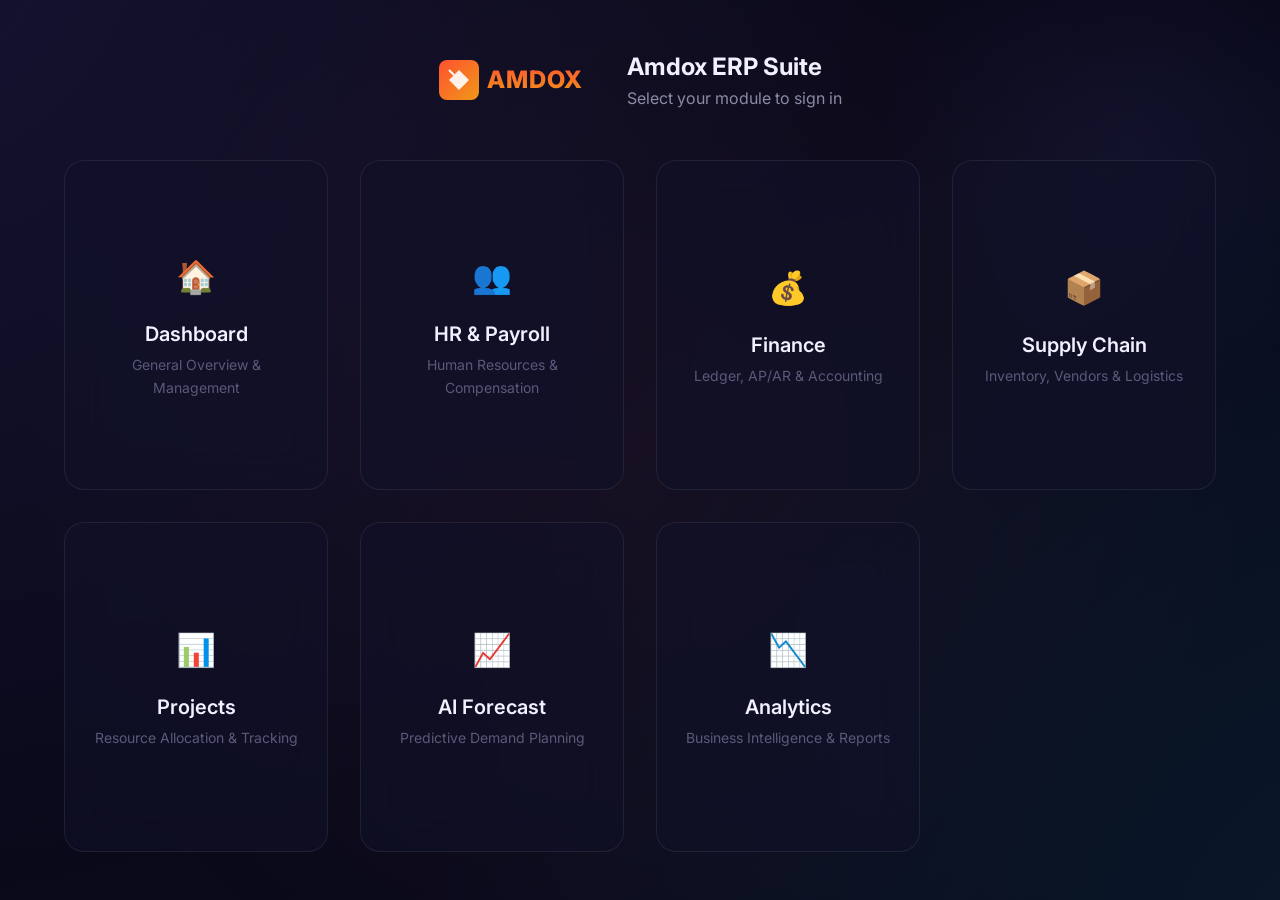
<file: frontend/index.html>
<!DOCTYPE html>
<html lang="en">
<head>
    <meta charset="UTF-8">
    <meta name="viewport" content="width=device-width, initial-scale=1.0">
    <meta name="description" content="Amdox ERP Suite - AI-Powered Enterprise Resource Planning Platform">
    <title>Select Role | Amdox ERP Suite</title>
    <link rel="stylesheet" href="css/styles.css">
    <link rel="icon" href="data:image/svg+xml,<svg xmlns='http://www.w3.org/2000/svg' viewBox='0 0 100 100'><rect rx='20' width='100' height='100' fill='%236C5CE7'/><text x='50' y='68' font-size='50' font-weight='bold' text-anchor='middle' fill='white'>A</text></svg>">
    <script src="js/app.js"></script>
    <style>
        body.auth-page {
            height: 100vh;
            overflow: hidden;
            display: flex;
            align-items: center;
            justify-content: center;
            padding: 0;
            margin: 0;
        }
        .role-selection-container {
            width: 100%;
            height: 100%;
            padding: var(--space-2xl) var(--space-3xl);
            display: flex;
            flex-direction: column;
            position: relative;
            z-index: 1;
        }
        .role-header {
            text-align: center;
            flex-shrink: 0;
            margin-bottom: var(--space-2xl);
            display: flex;
            align-items: center;
            justify-content: center;
            gap: var(--space-lg);
        }
        .role-header .logo-icon {
            width: 60px;
            height: 60px;
            font-size: 1.8rem;
            margin: 0;
        }
        .role-header-text {
            text-align: left;
        }
        .role-header h1 {
            font-size: var(--font-2xl);
            margin-bottom: 0;
        }
        .role-header p {
            color: var(--text-secondary);
            font-size: var(--font-base);
            margin: 0;
        }
        .modules-grid {
            flex: 1;
            display: grid;
            grid-template-columns: repeat(4, 1fr);
            grid-template-rows: repeat(2, 1fr);
            gap: var(--space-xl);
            min-height: 0;
        }
        .module-card {
            background: var(--bg-card);
            border: 1px solid var(--border-glass);
            border-radius: var(--radius-xl);
            padding: var(--space-lg);
            transition: all var(--transition-base);
            backdrop-filter: blur(20px);
            text-decoration: none;
            color: inherit;
            display: flex;
            flex-direction: column;
            align-items: center;
            justify-content: center;
            text-align: center;
            height: 100%;
        }
        .module-card:hover {
            transform: scale(1.03);
            box-shadow: var(--shadow-lg), var(--shadow-glow-hover);
            border-color: var(--border-focus);
            background: rgba(25, 25, 55, 0.9);
        }
        .module-icon {
            font-size: 3.5rem;
            margin-bottom: var(--space-md);
            transition: transform 0.3s ease;
        }
        .module-card:hover .module-icon {
            transform: scale(1.1);
        }
        .module-card h3 {
            font-size: var(--font-xl);
            margin-bottom: var(--space-xs);
            font-weight: 600;
        }
        .module-card p {
            color: var(--text-muted);
            font-size: var(--font-sm);
            margin: 0;
        }
    </style>
</head>
<body class="auth-page">
    <div class="role-selection-container">
        <div class="role-header">
            
            <div class="brand-logo" style="display: flex; align-items: center; gap: 8px;">
                <svg width="40" height="40" viewBox="0 0 40 40" fill="none" xmlns="http://www.w3.org/2000/svg">
                    <rect width="40" height="40" rx="8" fill="url(#paint0_linear)"/>
                    <path d="M20 10L30 20L20 30L10 20L20 10Z" fill="white" fill-opacity="0.9"/>
                    <path d="M10 10L15 15" stroke="white" stroke-width="2"/>
                    <defs>
                        <linearGradient id="paint0_linear" x1="0" y1="0" x2="40" y2="40" gradientUnits="userSpaceOnUse">
                            <stop stop-color="#FF512F"/>
                            <stop offset="1" stop-color="#F09819"/>
                        </linearGradient>
                    </defs>
                </svg>
                <h2 style="font-family: 'Inter', sans-serif; font-weight: 800; font-size: 24px; letter-spacing: 1px; margin: 0; background: -webkit-linear-gradient(#FF512F, #F09819); -webkit-background-clip: text; -webkit-text-fill-color: transparent;">AMDOX</h2>
            </div>

            <div class="role-header-text" style="margin-left: 20px;">
                <h1>Amdox ERP Suite</h1>
                <p>Select your module to sign in</p>
            </div>
        </div>
        
        <div class="modules-grid">
            <a href="login.html?redirect=dashboard.html" class="module-card">
                <div class="module-icon">🏠</div>
                <h3>Dashboard</h3>
                <p>General Overview & Management</p>
            </a>
            <a href="login.html?redirect=hr.html" class="module-card">
                <div class="module-icon">👥</div>
                <h3>HR & Payroll</h3>
                <p>Human Resources & Compensation</p>
            </a>
            <a href="login.html?redirect=finance.html" class="module-card">
                <div class="module-icon">💰</div>
                <h3>Finance</h3>
                <p>Ledger, AP/AR & Accounting</p>
            </a>
            <a href="login.html?redirect=supply.html" class="module-card">
                <div class="module-icon">📦</div>
                <h3>Supply Chain</h3>
                <p>Inventory, Vendors & Logistics</p>
            </a>
            <a href="login.html?redirect=projects.html" class="module-card">
                <div class="module-icon">📊</div>
                <h3>Projects</h3>
                <p>Resource Allocation & Tracking</p>
            </a>
            <a href="login.html?redirect=forecast.html" class="module-card">
                <div class="module-icon">📈</div>
                <h3>AI Forecast</h3>
                <p>Predictive Demand Planning</p>
            </a>
            <a href="login.html?redirect=analytics.html" class="module-card">
                <div class="module-icon">📉</div>
                <h3>Analytics</h3>
                <p>Business Intelligence & Reports</p>
            </a>
        </div>
    </div>
    <script>
        if (isAuthenticated()) {
            const role = getUserRole();
            window.location.replace(getPageFromRole(role));
        }
    </script>
</body>
</html>
</file>
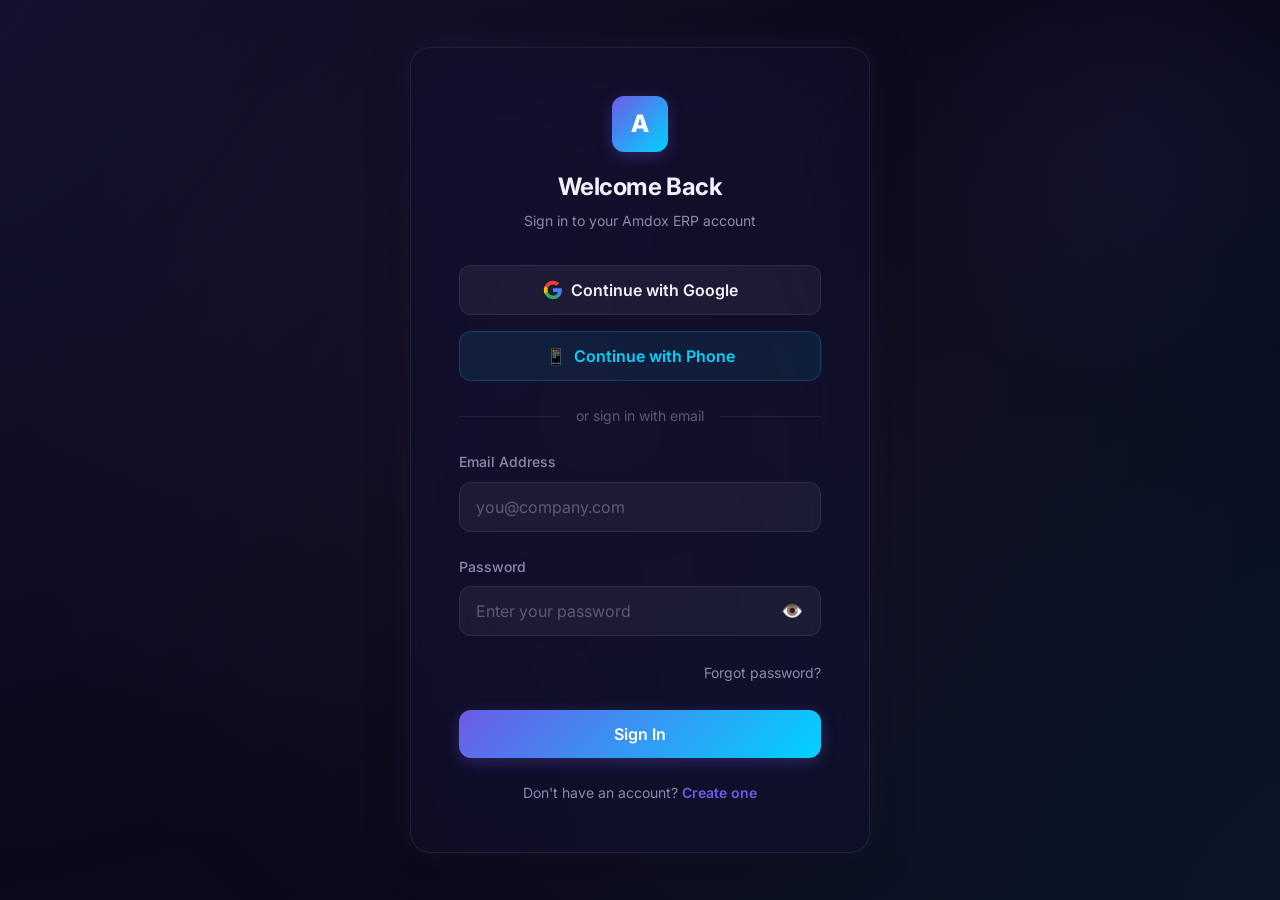
<file: frontend/dashboard.html>
<!DOCTYPE html>
<html lang="en">
<head>
    <meta charset="UTF-8">
    <meta name="viewport" content="width=device-width, initial-scale=1.0">
    <meta name="description" content="Amdox ERP Suite Dashboard - AI-Powered Enterprise Resource Planning">
    <title>Dashboard | Amdox ERP Suite</title>
    <link rel="stylesheet" href="css/styles.css">
    <link rel="icon" href="data:image/svg+xml,<svg xmlns='http://www.w3.org/2000/svg' viewBox='0 0 100 100'><rect rx='20' width='100' height='100' fill='%236C5CE7'/><text x='50' y='68' font-size='50' font-weight='bold' text-anchor='middle' fill='white'>A</text></svg>">
</head>
<body>
    <div class="dashboard-page" id="dashboard-page">
        
        <nav class="dashboard-nav" aria-label="Main navigation">
            <div class="nav-brand">
                <div class="logo-icon" aria-hidden="true">A</div>
                <h2>Amdox ERP</h2>
            </div>
            <div class="nav-user">
                <span id="nav-user-name" class="text-muted" style="font-size: var(--font-sm);"></span>
                <div id="nav-avatar" class="nav-avatar"></div>
                <button id="logout-btn" class="btn-logout" aria-label="Sign out">Sign Out</button>
            </div>
        </nav>

        
        <div class="dashboard-content">
            
            <div class="welcome-banner">
                <h1 id="welcome-text">Welcome to Amdox ERP</h1>
                <p>Your AI-Powered Enterprise Resource Planning Suite</p>
            </div>

            
            <div style="margin-bottom: var(--space-2xl);">
                <h2 style="font-size: var(--font-xl); margin-bottom: var(--space-lg); color: var(--text-secondary); font-weight: 500;">Your Profile</h2>
                <div class="module-card" style="cursor: default;">
                    <div style="display: grid; grid-template-columns: auto 1fr; gap: var(--space-md) var(--space-xl);">
                        <span style="color: var(--text-muted);">Name:</span>
                        <span id="profile-name" style="font-weight: 500;"></span>
                        <span style="color: var(--text-muted);">Email:</span>
                        <span id="profile-email" style="font-weight: 500;"></span>
                        <span style="color: var(--text-muted);">Phone:</span>
                        <span id="profile-phone" style="font-weight: 500;"></span>
                        <span style="color: var(--text-muted);">Auth Method:</span>
                        <span id="profile-provider" style="font-weight: 500;"></span>
                        <span style="color: var(--text-muted);">Role:</span>
                        <span id="profile-role" style="font-weight: 500;"></span>
                    </div>
                </div>
            </div>

            
            <h2 style="font-size: var(--font-xl); margin-bottom: var(--space-lg); color: var(--text-secondary); font-weight: 500;">ERP Modules</h2>
            <div id="modules-grid" class="modules-grid">
                
            </div>
        </div>
    </div>

    
    <script src="js/app.js"></script>
    <script src="js/auth.js"></script>
    <script>
        document.addEventListener('DOMContentLoaded', async () => {

            if (!requireAuth()) return;

            const user = getStoredUser();

            if (user) {
                document.getElementById('welcome-text').textContent = `Welcome, ${user.full_name || 'User'}! 👋`;
                document.getElementById('nav-user-name').textContent = user.full_name || user.email;
                document.getElementById('profile-name').textContent = user.full_name || '—';
                document.getElementById('profile-email').textContent = user.email || '—';
                document.getElementById('profile-phone').textContent = user.phone || '—';
                document.getElementById('profile-provider').textContent = (user.provider || 'local').charAt(0).toUpperCase() + (user.provider || 'local').slice(1);
                document.getElementById('profile-role').textContent = (user.role || 'viewer').replace('_', ' ').replace(/\b\w/g, c => c.toUpperCase());

                const avatarEl = document.getElementById('nav-avatar');
                if (user.avatar_url) {
                    avatarEl.innerHTML = `<img src="${user.avatar_url}" alt="Avatar">`;
                } else {
                    avatarEl.textContent = getUserInitials(user.full_name);
                }
            }

            try {
                const result = await AuthAPI.getDashboard();
                if (result.success && result.data.modules) {
                    const grid = document.getElementById('modules-grid');
                    grid.innerHTML = result.data.modules.map(mod => `
                        <a href="${mod.url}" class="module-card" aria-label="${mod.name} module" style="text-decoration: none; display: block;">
                            <div class="module-icon">${mod.icon}</div>
                            <h3>${mod.name}</h3>
                            <p>${mod.desc}</p>
                            <span class="module-status" style="color: var(--brand-secondary); background: rgba(0, 210, 255, 0.1); border-color: rgba(0, 210, 255, 0.2);">Active Module</span>
                        </a>
                    `).join('');
                }
            } catch (err) {
                console.error('Failed to load dashboard:', err);
            }

            document.getElementById('logout-btn').addEventListener('click', async () => {
                await AuthAPI.logout();
                showToast('Signed out successfully');
                setTimeout(() => {
                    window.location.href = 'login.html';
                }, 500);
            });
        });
    </script>
</body>
</html>
</file>
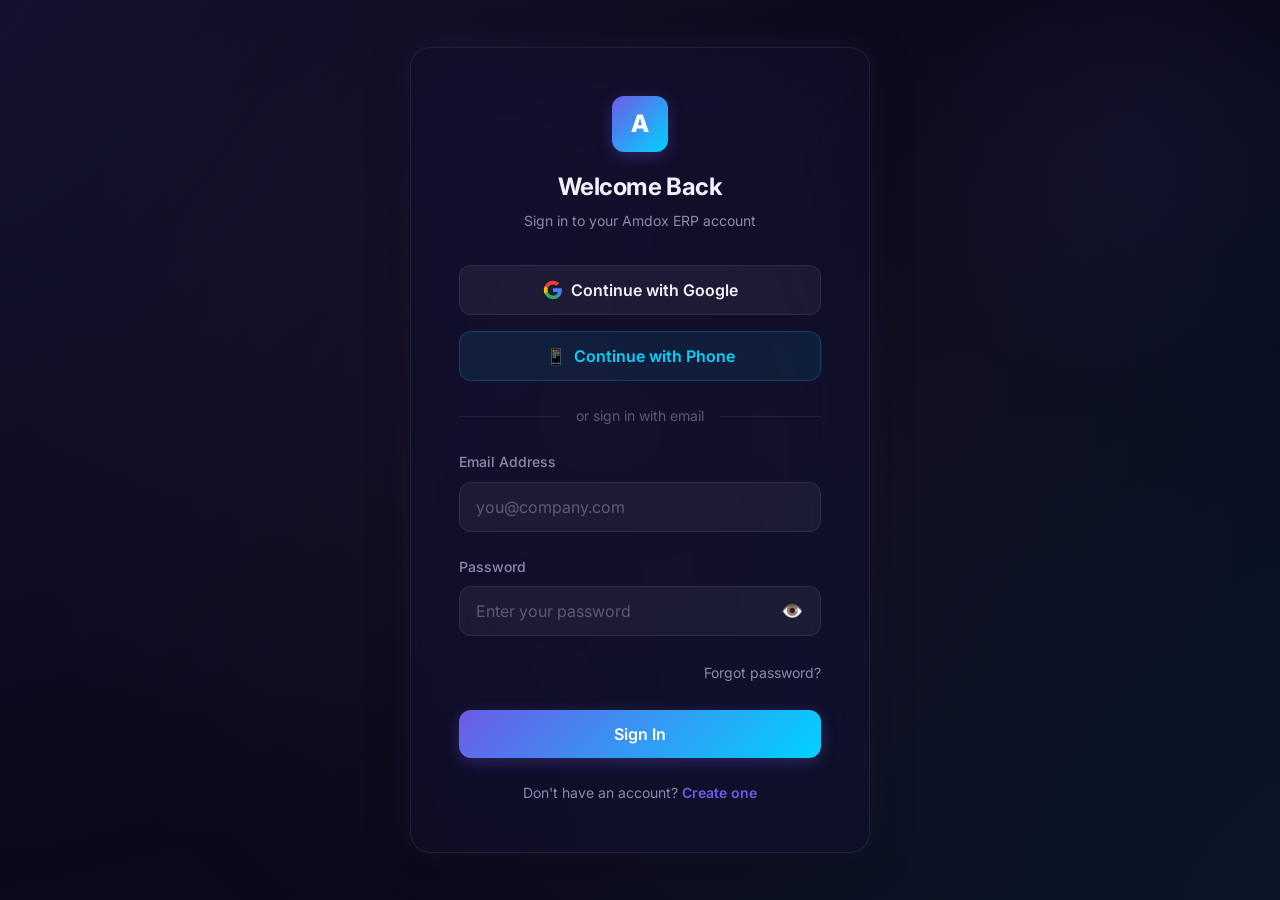
<file: frontend/finance.html>
<!DOCTYPE html>
<html lang="en">
<head>
    <meta charset="UTF-8">
    <meta name="viewport" content="width=device-width, initial-scale=1.0">
    <meta name="description" content="Financial Ledger - Amdox ERP Suite">
    <title>Financial Ledger | Amdox ERP Suite</title>
    <link rel="stylesheet" href="css/styles.css">
    <link rel="stylesheet" href="css/layout.css">
    <link rel="icon" href="data:image/svg+xml,<svg xmlns='http://www.w3.org/2000/svg' viewBox='0 0 100 100'><rect rx='20' width='100' height='100' fill='%236C5CE7'/><text x='50' y='68' font-size='50' font-weight='bold' text-anchor='middle' fill='white'>A</text></svg>">
</head>
<body>
    
    <div class="app-container" id="dashboard-page">
        <aside class="sidebar">
            <div class="sidebar-brand">

            <div class="brand-logo" style="display: flex; align-items: center; gap: 8px;">
                <svg width="40" height="40" viewBox="0 0 40 40" fill="none" xmlns="http://www.w3.org/2000/svg">
                    <rect width="40" height="40" rx="8" fill="url(#paint0_linear)"/>
                    <path d="M20 10L30 20L20 30L10 20L20 10Z" fill="white" fill-opacity="0.9"/>
                    <path d="M10 10L15 15" stroke="white" stroke-width="2"/>
                    <defs>
                        <linearGradient id="paint0_linear" x1="0" y1="0" x2="40" y2="40" gradientUnits="userSpaceOnUse">
                            <stop stop-color="#FF512F"/>
                            <stop offset="1" stop-color="#F09819"/>
                        </linearGradient>
                    </defs>
                </svg>
                <h2 style="font-family: 'Inter', sans-serif; font-weight: 800; font-size: 24px; letter-spacing: 1px; margin: 0; background: -webkit-linear-gradient(#FF512F, #F09819); -webkit-background-clip: text; -webkit-text-fill-color: transparent;">AMDOX</h2>
            </div>

</div>
            <ul class="sidebar-nav">
                <li><a href="dashboard.html"><span class="nav-icon">🏠</span> Dashboard</a></li>
                <li><a href="hr.html" class=""><span class="nav-icon">👥</span> HR & Payroll</a></li>
                <li><a href="finance.html" class="active"><span class="nav-icon">💰</span> Finance</a></li>
                <li><a href="supply.html" class=""><span class="nav-icon">📦</span> Supply Chain</a></li>
                <li><a href="projects.html" class=""><span class="nav-icon">📊</span> Projects</a></li>
                <li><a href="forecast.html" class=""><span class="nav-icon">📈</span> AI Forecast</a></li>
                <li><a href="analytics.html" class=""><span class="nav-icon">📉</span> Analytics</a></li>
            </ul>
        </aside>
        
        <main class="main-content">
            <nav class="dashboard-nav" aria-label="Main navigation">
                <div class="nav-user">
                    <span id="nav-user-name" class="text-muted" style="font-size: var(--font-sm);"></span>
                    <div id="nav-avatar" class="nav-avatar"></div>
                    <button id="logout-btn" class="btn-logout" aria-label="Sign out">Sign Out</button>
                </div>
            </nav>
            
                        <div class="dashboard-content">
                <div class="page-header" style="margin-bottom:var(--space-md);">
                    <h1 style="font-size:var(--font-xxl);">💰 Financial Ledger</h1>
                    <p style="color:var(--text-muted); margin-top:4px;">Double-entry accounting, AP/AR automation, multi-currency, and period close.</p>
                </div>
                
                <div class="dashboard-tabs" id="module-tabs">
                    <button class="tab-btn active" data-tab="tab-gl">General Ledger</button>
                    <button class="tab-btn" data-tab="tab-apar">AP / AR Automation</button>
                    <button class="tab-btn" data-tab="tab-currency">Multi-Currency</button>
                    <button class="tab-btn" data-tab="tab-period">Period Close</button>
                </div>

                <div id="tab-gl" class="tab-content active">
                    <div class="stats-row">
                        <div class="stat-card"><div class="stat-icon">💰</div><div><span class="stat-value" id="stat-income">—</span><span class="stat-label">Total Income</span></div></div>
                        <div class="stat-card"><div class="stat-icon">📉</div><div><span class="stat-value" id="stat-expenses">—</span><span class="stat-label">Total Expenses</span></div></div>
                        <div class="stat-card"><div class="stat-icon">📊</div><div><span class="stat-value" id="stat-balance">—</span><span class="stat-label">Net Balance</span></div></div>
                        <div class="stat-card"><div class="stat-icon">📋</div><div><span class="stat-value" id="stat-count">—</span><span class="stat-label">Transactions</span></div></div>
                    </div>
                    <div class="action-bar">
                        <input type="text" class="search-input" id="search" placeholder="Search transactions...">
                        <select class="filter-select" id="filter-type"><option value="">All Types</option><option value="income">Income</option><option value="expense">Expense</option></select>
                        <select class="filter-select" id="filter-category"><option value="">All Categories</option></select>
                        <button class="btn-add" id="btn-add">+ Add Transaction</button>
                    </div>
                    <div class="data-table-wrapper">
                        <table class="data-table">
                            <thead><tr><th>Date</th><th>Description</th><th>Category</th><th>Type</th><th>Amount</th><th>Actions</th></tr></thead>
                            <tbody id="table-body"></tbody>
                        </table>
                    </div>
                </div>

                <div id="tab-apar" class="tab-content">
                    <div class="coming-soon-placeholder">
                        <div class="coming-soon-icon">🧾</div>
                        <h3>AP / AR Automation</h3>
                        <p>Invoice OCR with 95%+ accuracy, 3-way matching, automated payment runs, and real-time aging reports.</p>
                        <span class="module-status" style="margin-top: 16px;">OCR Engine Integration Pending</span>
                    </div>
                </div>

                <div id="tab-currency" class="tab-content">
                    <div class="coming-soon-placeholder">
                        <div class="coming-soon-icon">💱</div>
                        <h3>Multi-Currency Management</h3>
                        <p>Automated daily FX fetch from OpenExchangeRates, multi-currency reconciliation, and intercompany transfers.</p>
                        <span class="module-status" style="margin-top: 16px;">API Sync Offline</span>
                    </div>
                </div>

                <div id="tab-period" class="tab-content">
                    <div class="coming-soon-placeholder">
                        <div class="coming-soon-icon">🔒</div>
                        <h3>Period Close & Compliance</h3>
                        <p>Enforce period lock mechanisms, role-based overrides, and zero unbalanced entry validations.</p>
                        <span class="module-status" style="margin-top: 16px;">Audit Trail Sync Required</span>
                    </div>
                </div>
            </div>
        </main>
    </div>
    <div class="modal-overlay" id="modal">
        <div class="modal">
            <button class="modal-close" id="modal-close">✕</button>
            <h2>Add Transaction</h2>
            <p>Record a new financial transaction</p>
            <form id="txn-form" class="modal-form">
                <div class="form-group"><label>Type</label><select class="form-input" id="f-type" required><option value="income">Income</option><option value="expense">Expense</option></select></div>
                <div class="form-group"><label>Category</label><input class="form-input" id="f-category" placeholder="e.g. Sales, Infrastructure" required></div>
                <div class="form-group"><label>Description</label><input class="form-input" id="f-description" placeholder="Transaction description" required></div>
                <div class="form-row">
                    <div class="form-group"><label>Amount (₹)</label><input type="number" class="form-input" id="f-amount" placeholder="0.00" step="0.01" required></div>
                    <div class="form-group"><label>Date</label><input type="date" class="form-input" id="f-date" required></div>
                </div>
                <button type="submit" class="btn btn-primary" style="margin-top:var(--space-md)"><span class="btn-text">Save Transaction</span></button>
            </form>
        </div>
    </div>

    <script src="js/app.js"></script>
    <script src="js/auth.js"></script>
    <script>
    document.addEventListener('DOMContentLoaded', async () => {
        if (!requireAuth()) return;
        const user = getStoredUser();
        if (user) {
            document.getElementById('nav-user-name').textContent = user.full_name || user.email;
            const av = document.getElementById('nav-avatar');
            av.textContent = getUserInitials(user.full_name);
        }
        const token = () => localStorage.getItem(APP_CONFIG.TOKEN_KEY);
        const api = (path) => fetch(`${APP_CONFIG.API_BASE}${path}`, { headers: { 'Authorization': `Bearer ${token()}` } }).then(r => r.json());
        const fmt = (n) => '₹' + Number(n).toLocaleString('en-IN');

        async function loadSummary() {
            const r = await api('/finance/summary');
            if (r.success) {
                document.getElementById('stat-income').textContent = fmt(r.data.totalIncome);
                document.getElementById('stat-expenses').textContent = fmt(r.data.totalExpenses);
                document.getElementById('stat-balance').textContent = fmt(r.data.netBalance);
                document.getElementById('stat-count').textContent = r.data.transactionCount;
                const sel = document.getElementById('filter-category');
                const cur = sel.value;
                sel.innerHTML = '<option value="">All Categories</option>' + r.data.categories.map(c => `<option value="${c}">${c}</option>`).join('');
                sel.value = cur;
            }
        }

        async function loadTransactions() {
            const type = document.getElementById('filter-type').value;
            const category = document.getElementById('filter-category').value;
            const search = document.getElementById('search').value;
            let url = '/finance/transactions?';
            if (type) url += `type=${type}&`;
            if (category) url += `category=${encodeURIComponent(category)}&`;
            if (search) url += `search=${encodeURIComponent(search)}&`;
            const r = await api(url);
            const tbody = document.getElementById('table-body');
            if (!r.success || !r.data.length) {
                tbody.innerHTML = '<tr><td colspan="6"><div class="empty-state"><div class="empty-icon">📭</div><p>No transactions found</p></div></td></tr>';
                return;
            }
            tbody.innerHTML = r.data.map(t => `<tr>
                <td>${t.date}</td>
                <td>${t.description}</td>
                <td>${t.category}</td>
                <td><span class="badge badge-${t.type}">${t.type}</span></td>
                <td class="${t.type === 'income' ? 'amount-positive' : 'amount-negative'}">${t.type === 'income' ? '+' : '-'}${fmt(t.amount)}</td>
                <td><button class="btn-sm btn-danger" onclick="deleteTxn('${t.id}')">Delete</button></td>
            </tr>`).join('');
        }

        window.deleteTxn = async (id) => {
            if (!confirm('Delete this transaction?')) return;
            await fetch(`${APP_CONFIG.API_BASE}/finance/transactions/${id}`, { method: 'DELETE', headers: { 'Authorization': `Bearer ${token()}` } });
            loadAll();
        };

        function loadAll() { loadSummary(); loadTransactions(); }
        loadAll();

        document.getElementById('filter-type').addEventListener('change', loadTransactions);
        document.getElementById('filter-category').addEventListener('change', loadTransactions);
        let searchTimer;
        document.getElementById('search').addEventListener('input', () => { clearTimeout(searchTimer); searchTimer = setTimeout(loadTransactions, 300); });

        const modal = document.getElementById('modal');
        document.getElementById('btn-add').addEventListener('click', () => { modal.classList.add('visible'); document.getElementById('f-date').value = new Date().toISOString().split('T')[0]; });
        document.getElementById('modal-close').addEventListener('click', () => modal.classList.remove('visible'));
        modal.addEventListener('click', (e) => { if (e.target === modal) modal.classList.remove('visible'); });

        document.getElementById('txn-form').addEventListener('submit', async (e) => {
            e.preventDefault();
            const body = { type: document.getElementById('f-type').value, category: document.getElementById('f-category').value, description: document.getElementById('f-description').value, amount: document.getElementById('f-amount').value, date: document.getElementById('f-date').value };
            await fetch(`${APP_CONFIG.API_BASE}/finance/transactions`, { method: 'POST', headers: { 'Content-Type': 'application/json', 'Authorization': `Bearer ${token()}` }, body: JSON.stringify(body) });
            modal.classList.remove('visible');
            e.target.reset();
            showToast('Transaction added');
            loadAll();
        });

        document.getElementById('logout-btn').addEventListener('click', async () => { await AuthAPI.logout(); window.location.replace('login.html'); });
    });
    </script>
</body>
</html>
</file>
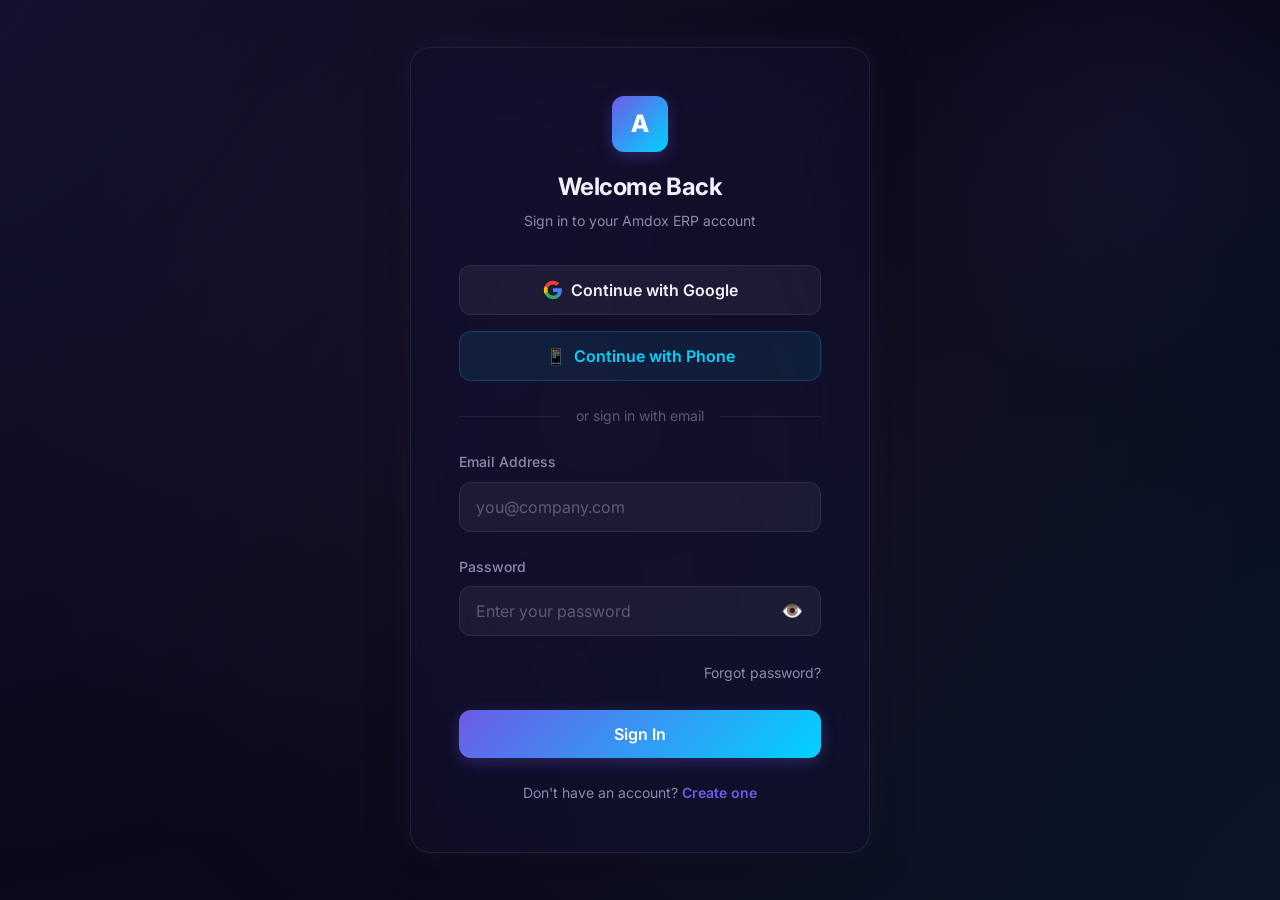
<file: frontend/hr.html>
<!DOCTYPE html>
<html lang="en">
<head>
    <meta charset="UTF-8">
    <meta name="viewport" content="width=device-width, initial-scale=1.0">
    <title>HR & Payroll | Amdox ERP Suite</title>
    <link rel="stylesheet" href="css/styles.css">
    <link rel="stylesheet" href="css/layout.css">
    <link rel="icon" href="data:image/svg+xml,<svg xmlns='http://www.w3.org/2000/svg' viewBox='0 0 100 100'><rect rx='20' width='100' height='100' fill='%236C5CE7'/><text x='50' y='68' font-size='50' font-weight='bold' text-anchor='middle' fill='white'>A</text></svg>">
</head>
<body>
    
    <div class="app-container" id="dashboard-page">
        <aside class="sidebar">
            <div class="sidebar-brand">

            <div class="brand-logo" style="display: flex; align-items: center; gap: 8px;">
                <svg width="40" height="40" viewBox="0 0 40 40" fill="none" xmlns="http://www.w3.org/2000/svg">
                    <rect width="40" height="40" rx="8" fill="url(#paint0_linear)"/>
                    <path d="M20 10L30 20L20 30L10 20L20 10Z" fill="white" fill-opacity="0.9"/>
                    <path d="M10 10L15 15" stroke="white" stroke-width="2"/>
                    <defs>
                        <linearGradient id="paint0_linear" x1="0" y1="0" x2="40" y2="40" gradientUnits="userSpaceOnUse">
                            <stop stop-color="#FF512F"/>
                            <stop offset="1" stop-color="#F09819"/>
                        </linearGradient>
                    </defs>
                </svg>
                <h2 style="font-family: 'Inter', sans-serif; font-weight: 800; font-size: 24px; letter-spacing: 1px; margin: 0; background: -webkit-linear-gradient(#FF512F, #F09819); -webkit-background-clip: text; -webkit-text-fill-color: transparent;">AMDOX</h2>
            </div>

</div>
            <ul class="sidebar-nav">
                <li><a href="dashboard.html"><span class="nav-icon">🏠</span> Dashboard</a></li>
                <li><a href="hr.html" class="active"><span class="nav-icon">👥</span> HR & Payroll</a></li>
                <li><a href="finance.html" class=""><span class="nav-icon">💰</span> Finance</a></li>
                <li><a href="supply.html" class=""><span class="nav-icon">📦</span> Supply Chain</a></li>
                <li><a href="projects.html" class=""><span class="nav-icon">📊</span> Projects</a></li>
                <li><a href="forecast.html" class=""><span class="nav-icon">📈</span> AI Forecast</a></li>
                <li><a href="analytics.html" class=""><span class="nav-icon">📉</span> Analytics</a></li>
            </ul>
        </aside>
        
        <main class="main-content">
            <nav class="dashboard-nav" aria-label="Main navigation">
                <div class="nav-user">
                    <span id="nav-user-name" class="text-muted" style="font-size: var(--font-sm);"></span>
                    <div id="nav-avatar" class="nav-avatar"></div>
                    <button id="logout-btn" class="btn-logout" aria-label="Sign out">Sign Out</button>
                </div>
            </nav>
            
                        <div class="dashboard-content">
                <div class="page-header" style="margin-bottom:var(--space-md);">
                    <h1 style="font-size:var(--font-xxl);">👥 HR & Payroll Engine</h1>
                    <p style="color:var(--text-muted); margin-top:4px;">Manage employee lifecycle, attendance, payroll processing, and compliance.</p>
                </div>
                
                <div class="dashboard-tabs" id="module-tabs">
                    <button class="tab-btn active" data-tab="tab-employees">Employee Directory</button>
                    <button class="tab-btn" data-tab="tab-leave">Leave Management</button>
                    <button class="tab-btn" data-tab="tab-payroll">Payroll Processing</button>
                    <button class="tab-btn" data-tab="tab-onboarding">Onboarding</button>
                </div>

                <div id="tab-employees" class="tab-content active">
                    <div class="stats-row">
                        <div class="stat-card"><div class="stat-icon">👥</div><div><span class="stat-value" id="s-total">—</span><span class="stat-label">Total Employees</span></div></div>
                        <div class="stat-card"><div class="stat-icon">✅</div><div><span class="stat-value" id="s-active">—</span><span class="stat-label">Active</span></div></div>
                        <div class="stat-card"><div class="stat-icon">🏢</div><div><span class="stat-value" id="s-depts">—</span><span class="stat-label">Departments</span></div></div>
                        <div class="stat-card"><div class="stat-icon">💵</div><div><span class="stat-value" id="s-payroll">—</span><span class="stat-label">Monthly Payroll</span></div></div>
                    </div>
                    <div class="action-bar">
                        <input type="text" class="search-input" id="search" placeholder="Search employees...">
                        <select class="filter-select" id="filter-dept"><option value="">All Departments</option></select>
                        <select class="filter-select" id="filter-status"><option value="">All Status</option><option value="active">Active</option><option value="on_leave">On Leave</option><option value="terminated">Terminated</option></select>
                        <button class="btn-add" id="btn-add">+ Add Employee</button>
                    </div>
                    <div class="data-cards" id="emp-grid"></div>
                </div>

                <div id="tab-leave" class="tab-content">
                    <div class="coming-soon-placeholder">
                        <div class="coming-soon-icon">🏖️</div>
                        <h3>Leave Management</h3>
                        <p>Process absence requests, manage accrual rules, and configure approval workflows with multi-level state machines.</p>
                        <span class="module-status" style="margin-top: 16px;">AI Engine Integration Pending</span>
                    </div>
                </div>

                <div id="tab-payroll" class="tab-content">
                    <div class="coming-soon-placeholder">
                        <div class="coming-soon-icon">💸</div>
                        <h3>Payroll Engine</h3>
                        <p>Automate gross-to-net payroll calculations, generate PDF payslips, and ensure real-time statutory tax compliance.</p>
                        <span class="module-status" style="margin-top: 16px;">Backend Processing Node Offline</span>
                    </div>
                </div>

                <div id="tab-onboarding" class="tab-content">
                    <div class="coming-soon-placeholder">
                        <div class="coming-soon-icon">🚀</div>
                        <h3>Onboarding & Compliance</h3>
                        <p>Manage new hire checklists, document uploads, and automated IT provisioning through intelligent workflows.</p>
                        <span class="module-status" style="margin-top: 16px;">Workflow Engine Uninitialized</span>
                    </div>
                </div>
            </div>
        </main>
    </div>
    <div class="modal-overlay" id="modal">
        <div class="modal">
            <button class="modal-close" id="modal-close">✕</button>
            <h2 id="modal-title">Add Employee</h2>
            <form id="emp-form" class="modal-form">
                <input type="hidden" id="f-id">
                <div class="form-row"><div class="form-group"><label>Employee Code</label><input class="form-input" id="f-code" placeholder="AMX-XXX" required></div><div class="form-group"><label>Full Name</label><input class="form-input" id="f-name" required></div></div>
                <div class="form-row"><div class="form-group"><label>Email</label><input type="email" class="form-input" id="f-email" required></div><div class="form-group"><label>Phone</label><input class="form-input" id="f-phone"></div></div>
                <div class="form-row"><div class="form-group"><label>Department</label><input class="form-input" id="f-dept" required></div><div class="form-group"><label>Position</label><input class="form-input" id="f-position" required></div></div>
                <div class="form-row"><div class="form-group"><label>Monthly Salary (₹)</label><input type="number" class="form-input" id="f-salary" step="1000"></div><div class="form-group"><label>Hire Date</label><input type="date" class="form-input" id="f-hire" required></div></div>
                <button type="submit" class="btn btn-primary" style="margin-top:var(--space-md)"><span class="btn-text">Save Employee</span></button>
            </form>
        </div>
    </div>
    <script src="js/app.js"></script><script src="js/auth.js"></script>
    <script>
    document.addEventListener('DOMContentLoaded', async () => {
        if (!requireAuth()) return;
        const user = getStoredUser();
        if (user) { document.getElementById('nav-user-name').textContent = user.full_name || user.email; document.getElementById('nav-avatar').textContent = getUserInitials(user.full_name); }
        const token = () => localStorage.getItem(APP_CONFIG.TOKEN_KEY);
        const api = (p) => fetch(`${APP_CONFIG.API_BASE}${p}`, { headers: { 'Authorization': `Bearer ${token()}` } }).then(r => r.json());
        const fmt = (n) => '₹' + Number(n).toLocaleString('en-IN');

        async function loadSummary() {
            const r = await api('/hr/summary');
            if (r.success) {
                document.getElementById('s-total').textContent = r.data.total;
                document.getElementById('s-active').textContent = r.data.active;
                document.getElementById('s-depts').textContent = r.data.departments.length;
                document.getElementById('s-payroll').textContent = fmt(r.data.monthlyPayroll);
                const sel = document.getElementById('filter-dept');
                const cur = sel.value;
                sel.innerHTML = '<option value="">All Departments</option>' + r.data.departments.map(d => `<option value="${d}">${d}</option>`).join('');
                sel.value = cur;
            }
        }

        async function loadEmployees() {
            const dept = document.getElementById('filter-dept').value;
            const status = document.getElementById('filter-status').value;
            const search = document.getElementById('search').value;
            let url = '/hr/employees?';
            if (dept) url += `department=${encodeURIComponent(dept)}&`;
            if (status) url += `status=${status}&`;
            if (search) url += `search=${encodeURIComponent(search)}&`;
            const r = await api(url);
            const grid = document.getElementById('emp-grid');
            if (!r.success || !r.data.length) { grid.innerHTML = '<div class="empty-state"><div class="empty-icon">👤</div><p>No employees found</p></div>'; return; }
            grid.innerHTML = r.data.map(e => `<div class="data-card">
                <div class="data-card-header"><div><h3>${e.full_name}</h3><span style="color:var(--text-muted);font-size:var(--font-xs)">${e.employee_code}</span></div><span class="badge badge-${e.status}">${e.status.replace('_',' ')}</span></div>
                <div class="data-card-meta"><span>📧 ${e.email}</span><span>🏢 ${e.department} · ${e.position}</span><span>💰 ${fmt(e.salary)}/month</span><span>📅 Hired: ${e.hire_date}</span></div>
                <div class="data-card-actions"><button class="btn-sm" onclick='editEmp(${JSON.stringify(e).replace(/'/g,"&#39;")})'>Edit</button><button class="btn-sm btn-danger" onclick="delEmp('${e.id}')">Delete</button></div>
            </div>`).join('');
        }

        window.editEmp = (e) => {
            document.getElementById('modal-title').textContent = 'Edit Employee';
            document.getElementById('f-id').value = e.id;
            document.getElementById('f-code').value = e.employee_code; document.getElementById('f-code').disabled = true;
            document.getElementById('f-name').value = e.full_name; document.getElementById('f-email').value = e.email;
            document.getElementById('f-phone').value = e.phone || ''; document.getElementById('f-dept').value = e.department;
            document.getElementById('f-position').value = e.position; document.getElementById('f-salary').value = e.salary;
            document.getElementById('f-hire').value = e.hire_date;
            document.getElementById('modal').classList.add('visible');
        };
        window.delEmp = async (id) => { if (!confirm('Delete?')) return; await fetch(`${APP_CONFIG.API_BASE}/hr/employees/${id}`, { method: 'DELETE', headers: { 'Authorization': `Bearer ${token()}` } }); loadAll(); showToast('Employee deleted'); };

        function loadAll() { loadSummary(); loadEmployees(); }
        loadAll();

        document.getElementById('filter-dept').addEventListener('change', loadEmployees);
        document.getElementById('filter-status').addEventListener('change', loadEmployees);
        let t; document.getElementById('search').addEventListener('input', () => { clearTimeout(t); t = setTimeout(loadEmployees, 300); });

        const modal = document.getElementById('modal');
        document.getElementById('btn-add').addEventListener('click', () => { document.getElementById('modal-title').textContent = 'Add Employee'; document.getElementById('emp-form').reset(); document.getElementById('f-id').value = ''; document.getElementById('f-code').disabled = false; document.getElementById('f-hire').value = new Date().toISOString().split('T')[0]; modal.classList.add('visible'); });
        document.getElementById('modal-close').addEventListener('click', () => modal.classList.remove('visible'));
        modal.addEventListener('click', (e) => { if (e.target === modal) modal.classList.remove('visible'); });

        document.getElementById('emp-form').addEventListener('submit', async (ev) => {
            ev.preventDefault();
            const id = document.getElementById('f-id').value;
            const body = { employee_code: document.getElementById('f-code').value, full_name: document.getElementById('f-name').value, email: document.getElementById('f-email').value, phone: document.getElementById('f-phone').value, department: document.getElementById('f-dept').value, position: document.getElementById('f-position').value, salary: document.getElementById('f-salary').value, hire_date: document.getElementById('f-hire').value };
            const method = id ? 'PUT' : 'POST';
            const url = id ? `${APP_CONFIG.API_BASE}/hr/employees/${id}` : `${APP_CONFIG.API_BASE}/hr/employees`;
            await fetch(url, { method, headers: { 'Content-Type': 'application/json', 'Authorization': `Bearer ${token()}` }, body: JSON.stringify(body) });
            modal.classList.remove('visible');
            showToast(id ? 'Employee updated' : 'Employee added');
            loadAll();
        });

        document.getElementById('logout-btn').addEventListener('click', async () => { await AuthAPI.logout(); window.location.replace('login.html'); });
    });
    </script>
</body>
</html>
</file>
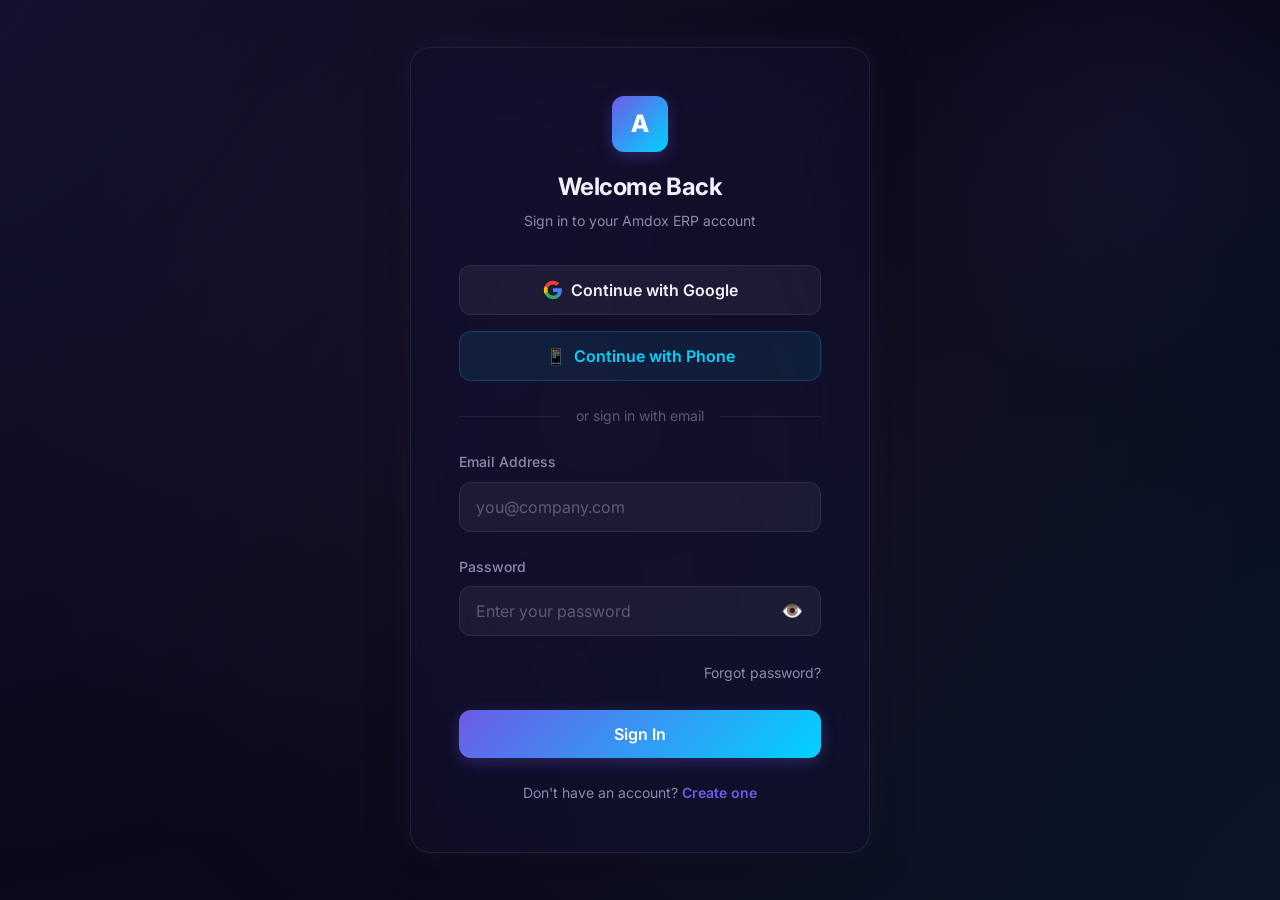
<file: frontend/login.html>
<!DOCTYPE html>
<html lang="en">
<head>
    <meta charset="UTF-8">
    <meta name="viewport" content="width=device-width, initial-scale=1.0">
    <meta name="description" content="Amdox ERP Suite - Enterprise AI-Powered Resource Planning Platform. Login to access your dashboard.">
    <title>Login | Amdox ERP Suite</title>
    <link rel="stylesheet" href="css/styles.css">
    <link rel="icon" href="data:image/svg+xml,<svg xmlns='http://www.w3.org/2000/svg' viewBox='0 0 100 100'><rect rx='20' width='100' height='100' fill='%236C5CE7'/><text x='50' y='68' font-size='50' font-weight='bold' text-anchor='middle' fill='white'>A</text></svg>">
</head>
<body>
    <main class="auth-page" id="login-page">
        <div class="auth-container">
            <div class="auth-card">
                
                <div class="auth-logo">
                    <div class="logo-icon" aria-hidden="true">A</div>
                    <h1>Welcome Back</h1>
                    <p>Sign in to your Amdox ERP account</p>
                </div>

                
                <div id="login-alert" class="alert" role="alert"></div>

                
                <div class="social-auth">
                    <button type="button" id="google-login-btn" class="btn btn-google" aria-label="Sign in with Google">
                        <svg class="google-icon" viewBox="0 0 24 24" xmlns="http://www.w3.org/2000/svg">
                            <path d="M22.56 12.25c0-.78-.07-1.53-.2-2.25H12v4.26h5.92a5.06 5.06 0 01-2.2 3.32v2.77h3.57c2.08-1.92 3.28-4.74 3.28-8.1z" fill="#4285F4"/>
                            <path d="M12 23c2.97 0 5.46-.98 7.28-2.66l-3.57-2.77c-.98.66-2.23 1.06-3.71 1.06-2.86 0-5.29-1.93-6.16-4.53H2.18v2.84C3.99 20.53 7.7 23 12 23z" fill="#34A853"/>
                            <path d="M5.84 14.09c-.22-.66-.35-1.36-.35-2.09s.13-1.43.35-2.09V7.07H2.18C1.43 8.55 1 10.22 1 12s.43 3.45 1.18 4.93l2.85-2.22.81-.62z" fill="#FBBC05"/>
                            <path d="M12 5.38c1.62 0 3.06.56 4.21 1.64l3.15-3.15C17.45 2.09 14.97 1 12 1 7.7 1 3.99 3.47 2.18 7.07l3.66 2.84c.87-2.6 3.3-4.53 6.16-4.53z" fill="#EA4335"/>
                        </svg>
                        <span class="btn-text">Continue with Google</span>
                    </button>

                    <button type="button" id="phone-login-btn" class="btn btn-phone" aria-label="Sign in with Phone">
                        <span>📱</span>
                        <span class="btn-text">Continue with Phone</span>
                    </button>
                </div>

                <div class="divider" role="separator">or sign in with email</div>

                
                <form id="login-form" novalidate>
                    <div class="form-group">
                        <label for="login-email">Email Address</label>
                        <input 
                            type="email" 
                            id="login-email" 
                            class="form-input" 
                            placeholder="you@company.com"
                            autocomplete="email"
                            required
                            aria-required="true"
                        >
                    </div>

                    <div class="form-group">
                        <label for="login-password">Password</label>
                        <div class="input-wrapper">
                            <input 
                                type="password" 
                                id="login-password" 
                                class="form-input" 
                                placeholder="Enter your password"
                                autocomplete="current-password"
                                required
                                aria-required="true"
                            >
                            <button type="button" id="password-toggle" class="password-toggle" aria-label="Toggle password visibility">👁️</button>
                        </div>
                    </div>

                    <div class="forgot-password">
                        <a href="#" id="forgot-password-link">Forgot password?</a>
                    </div>

                    <button type="submit" id="login-btn" class="btn btn-primary">
                        <span class="btn-text">Sign In</span>
                    </button>
                </form>

                
                <div class="auth-footer">
                    <p>Don't have an account? <a href="register.html" id="goto-register">Create one</a></p>
                </div>
            </div>
        </div>

        
        <div id="phone-modal" class="modal-overlay" role="dialog" aria-modal="true" aria-label="Phone verification">
            <div class="modal">
                <button id="close-modal" class="modal-close" aria-label="Close">&times;</button>
                
                
                <div id="phone-step-1" class="phone-step">
                    <h2>📱 Phone Login</h2>
                    <p>We'll send a verification code to your phone number</p>
                    
                    <div id="phone-alert" class="alert" role="alert"></div>
                    
                    <div class="form-group">
                        <label for="phone-number">Phone Number</label>
                        <input 
                            type="tel" 
                            id="phone-number" 
                            class="form-input" 
                            placeholder="+91 98765 43210"
                            autocomplete="tel"
                        >
                    </div>
                    
                    <button type="button" id="send-otp-btn" class="btn btn-primary">
                        <span class="btn-text">Send Verification Code</span>
                    </button>
                </div>

                
                <div id="phone-step-2" class="phone-step">
                    <h2>🔐 Enter Verification Code</h2>
                    <p>Enter the 6-digit code sent to your phone</p>
                    
                    <div class="otp-inputs">
                        <input type="text" class="otp-input" maxlength="1" inputmode="numeric" aria-label="Digit 1">
                        <input type="text" class="otp-input" maxlength="1" inputmode="numeric" aria-label="Digit 2">
                        <input type="text" class="otp-input" maxlength="1" inputmode="numeric" aria-label="Digit 3">
                        <input type="text" class="otp-input" maxlength="1" inputmode="numeric" aria-label="Digit 4">
                        <input type="text" class="otp-input" maxlength="1" inputmode="numeric" aria-label="Digit 5">
                        <input type="text" class="otp-input" maxlength="1" inputmode="numeric" aria-label="Digit 6">
                    </div>
                    
                    <button type="button" id="verify-otp-btn" class="btn btn-primary">
                        <span class="btn-text">Verify & Sign In</span>
                    </button>
                    
                    <div class="otp-timer mt-md text-center">
                        <span id="otp-timer"></span>
                        <a id="resend-otp" href="#" style="display:none;">Resend code</a>
                    </div>
                </div>
            </div>
        </div>
    </main>

    
    <script src="js/app.js"></script>
    <script src="js/auth.js"></script>
    <script src="js/login.js"></script>
</body>
</html>
</file>
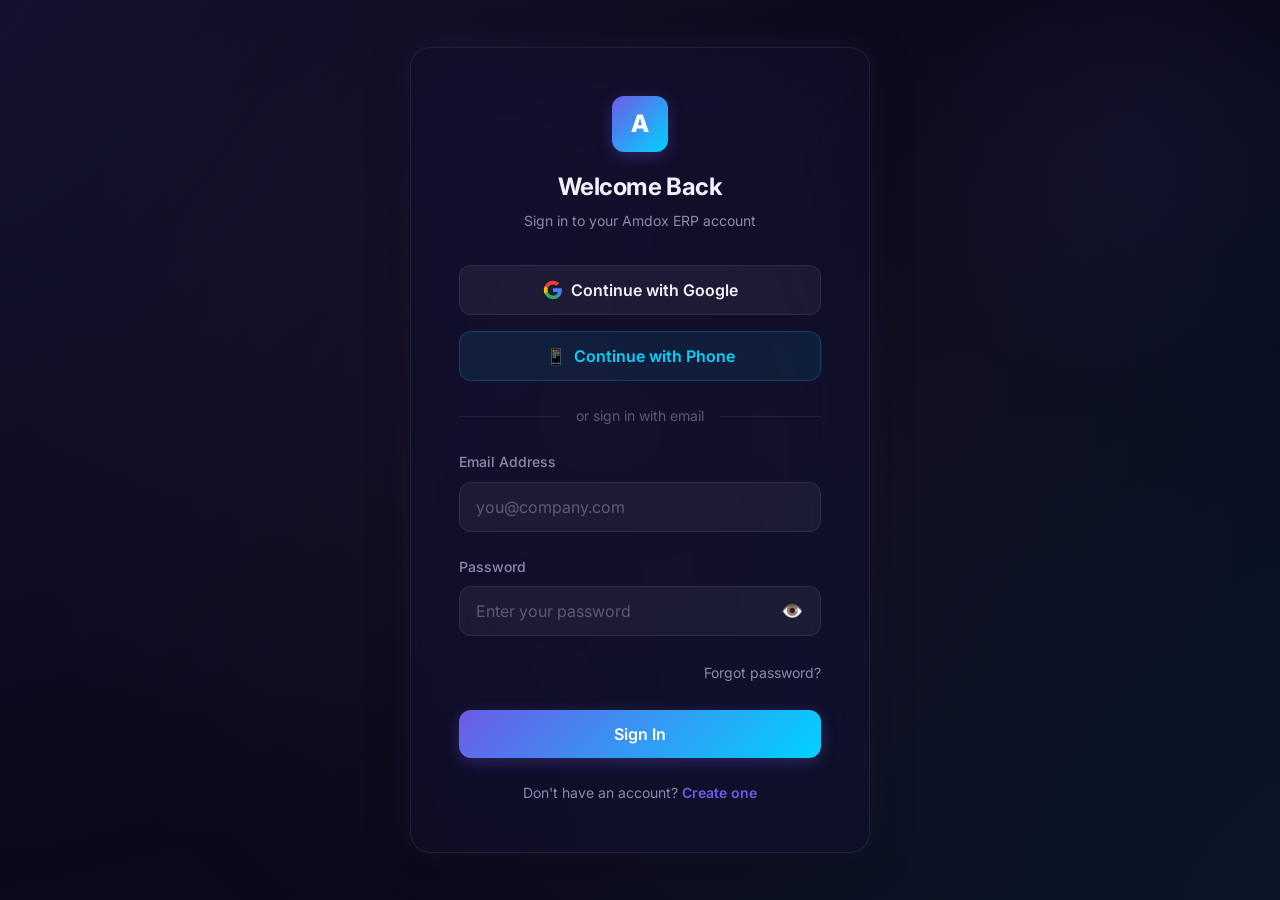
<file: frontend/projects.html>
<!DOCTYPE html>
<html lang="en">
<head>
    <meta charset="UTF-8"><meta name="viewport" content="width=device-width, initial-scale=1.0">
    <title>Projects | Amdox ERP Suite</title>
    <link rel="stylesheet" href="css/styles.css">
    <link rel="stylesheet" href="css/layout.css">
    <link rel="icon" href="data:image/svg+xml,<svg xmlns='http://www.w3.org/2000/svg' viewBox='0 0 100 100'><rect rx='20' width='100' height='100' fill='%236C5CE7'/><text x='50' y='68' font-size='50' font-weight='bold' text-anchor='middle' fill='white'>A</text></svg>">
</head>
<body>
    
    <div class="app-container" id="dashboard-page">
        <aside class="sidebar">
            <div class="sidebar-brand">

            <div class="brand-logo" style="display: flex; align-items: center; gap: 8px;">
                <svg width="40" height="40" viewBox="0 0 40 40" fill="none" xmlns="http://www.w3.org/2000/svg">
                    <rect width="40" height="40" rx="8" fill="url(#paint0_linear)"/>
                    <path d="M20 10L30 20L20 30L10 20L20 10Z" fill="white" fill-opacity="0.9"/>
                    <path d="M10 10L15 15" stroke="white" stroke-width="2"/>
                    <defs>
                        <linearGradient id="paint0_linear" x1="0" y1="0" x2="40" y2="40" gradientUnits="userSpaceOnUse">
                            <stop stop-color="#FF512F"/>
                            <stop offset="1" stop-color="#F09819"/>
                        </linearGradient>
                    </defs>
                </svg>
                <h2 style="font-family: 'Inter', sans-serif; font-weight: 800; font-size: 24px; letter-spacing: 1px; margin: 0; background: -webkit-linear-gradient(#FF512F, #F09819); -webkit-background-clip: text; -webkit-text-fill-color: transparent;">AMDOX</h2>
            </div>

</div>
            <ul class="sidebar-nav">
                <li><a href="dashboard.html"><span class="nav-icon">🏠</span> Dashboard</a></li>
                <li><a href="hr.html" class=""><span class="nav-icon">👥</span> HR & Payroll</a></li>
                <li><a href="finance.html" class=""><span class="nav-icon">💰</span> Finance</a></li>
                <li><a href="supply.html" class=""><span class="nav-icon">📦</span> Supply Chain</a></li>
                <li><a href="projects.html" class="active"><span class="nav-icon">📊</span> Projects</a></li>
                <li><a href="forecast.html" class=""><span class="nav-icon">📈</span> AI Forecast</a></li>
                <li><a href="analytics.html" class=""><span class="nav-icon">📉</span> Analytics</a></li>
            </ul>
        </aside>
        
        <main class="main-content">
            <nav class="dashboard-nav" aria-label="Main navigation">
                <div class="nav-user">
                    <span id="nav-user-name" class="text-muted" style="font-size: var(--font-sm);"></span>
                    <div id="nav-avatar" class="nav-avatar"></div>
                    <button id="logout-btn" class="btn-logout" aria-label="Sign out">Sign Out</button>
                </div>
            </nav>
            
                        <div class="dashboard-content">
                <div class="page-header" style="margin-bottom:var(--space-md);">
                    <h1 style="font-size:var(--font-xxl);">📊 Project Management</h1>
                    <p style="color:var(--text-muted); margin-top:4px;">Gantt charts, resource allocation, budget tracking, and milestone alerts.</p>
                </div>
                
                <div class="dashboard-tabs" id="module-tabs">
                    <button class="tab-btn active" data-tab="tab-projects">Projects & Tasks</button>
                    <button class="tab-btn" data-tab="tab-gantt">Gantt Timeline</button>
                    <button class="tab-btn" data-tab="tab-resource">Resource Allocation</button>
                    <button class="tab-btn" data-tab="tab-budget">Budget Tracking</button>
                </div>

                <div id="tab-projects" class="tab-content active">
                    <div class="stats-row">
                        <div class="stat-card"><div class="stat-icon">📋</div><div><span class="stat-value" id="s-total">—</span><span class="stat-label">Active Projects</span></div></div>
                        <div class="stat-card"><div class="stat-icon">⚠️</div><div><span class="stat-value" id="s-delayed">—</span><span class="stat-label">Delayed Tasks</span></div></div>
                        <div class="stat-card"><div class="stat-icon">💸</div><div><span class="stat-value" id="s-budget">—</span><span class="stat-label">Total Budget</span></div></div>
                        <div class="stat-card"><div class="stat-icon">👥</div><div><span class="stat-value" id="s-clients">—</span><span class="stat-label">Active Clients</span></div></div>
                    </div>
                    <div class="action-bar">
                        <input type="text" class="search-input" id="search" placeholder="Search projects...">
                        <select class="filter-select" id="filter-status"><option value="">All Status</option><option value="planning">Planning</option><option value="active">Active</option><option value="completed">Completed</option></select>
                        <button class="btn-add" id="btn-add-p">+ New Project</button>
                    </div>
                    <div class="data-cards" id="proj-grid"></div>
                </div>

                <div id="tab-gantt" class="tab-content">
                    <div class="coming-soon-placeholder">
                        <div class="coming-soon-icon">🚥</div>
                        <h3>Interactive Gantt Charts</h3>
                        <p>Sub-second rendering of complex project timelines, milestones, and task dependencies (DAG validation).</p>
                        <span class="module-status" style="margin-top: 16px;">Visualization Library Loading</span>
                    </div>
                </div>

                <div id="tab-resource" class="tab-content">
                    <div class="coming-soon-placeholder">
                        <div class="coming-soon-icon">🧑‍💻</div>
                        <h3>Resource Allocation Heatmap</h3>
                        <p>Assign employees to tasks and monitor real-time utilization heatmaps to prevent burnout and overallocation.</p>
                        <span class="module-status" style="margin-top: 16px;">HR Engine Sync Required</span>
                    </div>
                </div>

                <div id="tab-budget" class="tab-content">
                    <div class="coming-soon-placeholder">
                        <div class="coming-soon-icon">📉</div>
                        <h3>Budget & Milestone Tracking</h3>
                        <p>Track planned vs actual budget with automatic overrun alerts when actual exceeds budget by 10%.</p>
                        <span class="module-status" style="margin-top: 16px;">Finance API Disconnected</span>
                    </div>
                </div>
            </div>
        </main>
    </div>
    <div class="modal-overlay" id="modal"><div class="modal"><button class="modal-close" id="modal-close">✕</button><h2 id="modal-title">New Project</h2>
        <form id="proj-form" class="modal-form"><input type="hidden" id="f-id">
            <div class="form-group"><label>Project Name</label><input class="form-input" id="f-name" required></div>
            <div class="form-group"><label>Description</label><input class="form-input" id="f-desc"></div>
            <div class="form-row"><div class="form-group"><label>Status</label><select class="form-input" id="f-status"><option value="planning">Planning</option><option value="active">Active</option><option value="on_hold">On Hold</option><option value="completed">Completed</option></select></div><div class="form-group"><label>Priority</label><select class="form-input" id="f-priority"><option value="low">Low</option><option value="medium" selected>Medium</option><option value="high">High</option><option value="critical">Critical</option></select></div></div>
            <div class="form-row"><div class="form-group"><label>Start Date</label><input type="date" class="form-input" id="f-start"></div><div class="form-group"><label>End Date</label><input type="date" class="form-input" id="f-end"></div></div>
            <div class="form-row"><div class="form-group"><label>Budget (₹)</label><input type="number" class="form-input" id="f-budget" step="1000"></div><div class="form-group"><label>Progress (%)</label><input type="number" class="form-input" id="f-progress" min="0" max="100"></div></div>
            <button type="submit" class="btn btn-primary" style="margin-top:var(--space-md)"><span class="btn-text">Save Project</span></button>
        </form></div></div>
    <div class="modal-overlay" id="task-modal"><div class="modal"><button class="modal-close" id="task-modal-close">✕</button><h2>Add Task</h2>
        <form id="task-form" class="modal-form"><input type="hidden" id="t-projid">
            <div class="form-group"><label>Task Title</label><input class="form-input" id="t-title" required></div>
            <div class="form-row"><div class="form-group"><label>Status</label><select class="form-input" id="t-status"><option value="todo">To Do</option><option value="in_progress">In Progress</option><option value="review">Review</option><option value="done">Done</option></select></div><div class="form-group"><label>Priority</label><select class="form-input" id="t-priority"><option value="low">Low</option><option value="medium" selected>Medium</option><option value="high">High</option><option value="critical">Critical</option></select></div></div>
            <div class="form-row"><div class="form-group"><label>Assignee</label><input class="form-input" id="t-assignee"></div><div class="form-group"><label>Due Date</label><input type="date" class="form-input" id="t-due"></div></div>
            <button type="submit" class="btn btn-primary" style="margin-top:var(--space-md)"><span class="btn-text">Add Task</span></button>
        </form></div></div>
    <script src="js/app.js"></script><script src="js/auth.js"></script>
    <script>
    document.addEventListener('DOMContentLoaded', async () => {
        if (!requireAuth()) return;
        const user = getStoredUser(); if (user) { document.getElementById('nav-user-name').textContent = user.full_name||user.email; document.getElementById('nav-avatar').textContent = getUserInitials(user.full_name); }
        const token = () => localStorage.getItem(APP_CONFIG.TOKEN_KEY);
        const api = (p) => fetch(`${APP_CONFIG.API_BASE}${p}`, { headers: { 'Authorization': `Bearer ${token()}` } }).then(r => r.json());
        const fmt = (n) => '₹' + Number(n).toLocaleString('en-IN');

        async function loadSummary() {
            const r = await api('/projects/data/summary');
            if (r.success) { document.getElementById('s-total').textContent = r.data.total; document.getElementById('s-active').textContent = r.data.active; document.getElementById('s-done').textContent = r.data.completed; document.getElementById('s-tasks').textContent = r.data.totalTasks; }
        }

        async function loadProjects() {
            const status = document.getElementById('filter-status').value;
            const search = document.getElementById('search').value;
            let url = '/projects?';
            if (status) url += `status=${status}&`;
            if (search) url += `search=${encodeURIComponent(search)}&`;
            const r = await api(url);
            const grid = document.getElementById('proj-grid');
            if (!r.success || !r.data.length) { grid.innerHTML = '<div class="empty-state"><div class="empty-icon">📋</div><p>No projects found</p></div>'; return; }
            grid.innerHTML = r.data.map(p => `<div class="data-card">
                <div class="data-card-header"><div><h3>${p.name}</h3><span style="color:var(--text-muted);font-size:var(--font-xs)">${p.description||''}</span></div><span class="badge badge-${p.status}">${p.status.replace('_',' ')}</span></div>
                <div class="data-card-meta"><span>🎯 Priority: <span class="badge badge-${p.priority}">${p.priority}</span></span><span>📅 ${p.start_date||'TBD'} → ${p.end_date||'TBD'}</span><span>💰 Budget: ${fmt(p.budget)}</span></div>
                <div class="progress-wrapper" style="margin-top:var(--space-md)"><div class="progress-bar"><div class="progress-fill" style="width:${p.progress}%"></div></div><div class="progress-text">${p.progress}% complete · ${p.taskCounts.total} tasks (${p.taskCounts.done} done)</div></div>
                <div class="task-list" id="tasks-${p.id}"></div>
                <div class="data-card-actions"><button class="btn-sm" onclick="toggleTasks('${p.id}')">📋 Tasks</button><button class="btn-sm" onclick="addTask('${p.id}')">+ Task</button><button class="btn-sm" onclick='editProj(${JSON.stringify(p).replace(/'/g,"&#39;")})'>Edit</button><button class="btn-sm btn-danger" onclick="delProj('${p.id}')">Delete</button></div>
            </div>`).join('');
        }

        window.toggleTasks = async (pid) => {
            const el = document.getElementById('tasks-' + pid);
            if (el.innerHTML) { el.innerHTML = ''; return; }
            const r = await api(`/projects/${pid}/tasks`);
            if (!r.success || !r.data.length) { el.innerHTML = '<div style="padding:8px;color:var(--text-muted);font-size:var(--font-xs)">No tasks yet</div>'; return; }
            el.innerHTML = r.data.map(t => `<div class="task-item"><span><span class="badge badge-${t.status}" style="margin-right:8px">${t.status.replace('_',' ')}</span>${t.title}</span><span style="color:var(--text-muted);font-size:var(--font-xs)">${t.assignee||''} ${t.due_date?'· '+t.due_date:''}</span></div>`).join('');
        };
        window.addTask = (pid) => { document.getElementById('t-projid').value = pid; document.getElementById('task-form').reset(); document.getElementById('t-projid').value = pid; document.getElementById('task-modal').classList.add('visible'); };
        window.editProj = (p) => { document.getElementById('modal-title').textContent = 'Edit Project'; document.getElementById('f-id').value = p.id; document.getElementById('f-name').value = p.name; document.getElementById('f-desc').value = p.description||''; document.getElementById('f-status').value = p.status; document.getElementById('f-priority').value = p.priority; document.getElementById('f-start').value = p.start_date||''; document.getElementById('f-end').value = p.end_date||''; document.getElementById('f-budget').value = p.budget; document.getElementById('f-progress').value = p.progress; document.getElementById('modal').classList.add('visible'); };
        window.delProj = async (id) => { if (!confirm('Delete project and all tasks?')) return; await fetch(`${APP_CONFIG.API_BASE}/projects/${id}`, { method: 'DELETE', headers: { 'Authorization': `Bearer ${token()}` } }); loadAll(); showToast('Project deleted'); };

        function loadAll() { loadSummary(); loadProjects(); }
        loadAll();
        document.getElementById('filter-status').addEventListener('change', loadProjects);
        let tm; document.getElementById('search').addEventListener('input', () => { clearTimeout(tm); tm = setTimeout(loadProjects, 300); });

        const modal = document.getElementById('modal');
        document.getElementById('btn-add').addEventListener('click', () => { document.getElementById('modal-title').textContent = 'New Project'; document.getElementById('proj-form').reset(); document.getElementById('f-id').value = ''; modal.classList.add('visible'); });
        document.getElementById('modal-close').addEventListener('click', () => modal.classList.remove('visible'));
        modal.addEventListener('click', (e) => { if (e.target === modal) modal.classList.remove('visible'); });

        document.getElementById('proj-form').addEventListener('submit', async (ev) => {
            ev.preventDefault();
            const id = document.getElementById('f-id').value;
            const body = { name: document.getElementById('f-name').value, description: document.getElementById('f-desc').value, status: document.getElementById('f-status').value, priority: document.getElementById('f-priority').value, start_date: document.getElementById('f-start').value, end_date: document.getElementById('f-end').value, budget: document.getElementById('f-budget').value, progress: document.getElementById('f-progress').value };
            await fetch(id ? `${APP_CONFIG.API_BASE}/projects/${id}` : `${APP_CONFIG.API_BASE}/projects`, { method: id ? 'PUT' : 'POST', headers: { 'Content-Type': 'application/json', 'Authorization': `Bearer ${token()}` }, body: JSON.stringify(body) });
            modal.classList.remove('visible'); showToast(id ? 'Project updated' : 'Project created'); loadAll();
        });

        const taskModal = document.getElementById('task-modal');
        document.getElementById('task-modal-close').addEventListener('click', () => taskModal.classList.remove('visible'));
        taskModal.addEventListener('click', (e) => { if (e.target === taskModal) taskModal.classList.remove('visible'); });
        document.getElementById('task-form').addEventListener('submit', async (ev) => {
            ev.preventDefault();
            const pid = document.getElementById('t-projid').value;
            const body = { title: document.getElementById('t-title').value, status: document.getElementById('t-status').value, priority: document.getElementById('t-priority').value, assignee: document.getElementById('t-assignee').value, due_date: document.getElementById('t-due').value };
            await fetch(`${APP_CONFIG.API_BASE}/projects/${pid}/tasks`, { method: 'POST', headers: { 'Content-Type': 'application/json', 'Authorization': `Bearer ${token()}` }, body: JSON.stringify(body) });
            taskModal.classList.remove('visible'); showToast('Task added'); loadAll();
        });
        document.getElementById('logout-btn').addEventListener('click', async () => { await AuthAPI.logout(); window.location.replace('login.html'); });
    });
    </script>
</body>
</html>
</file>
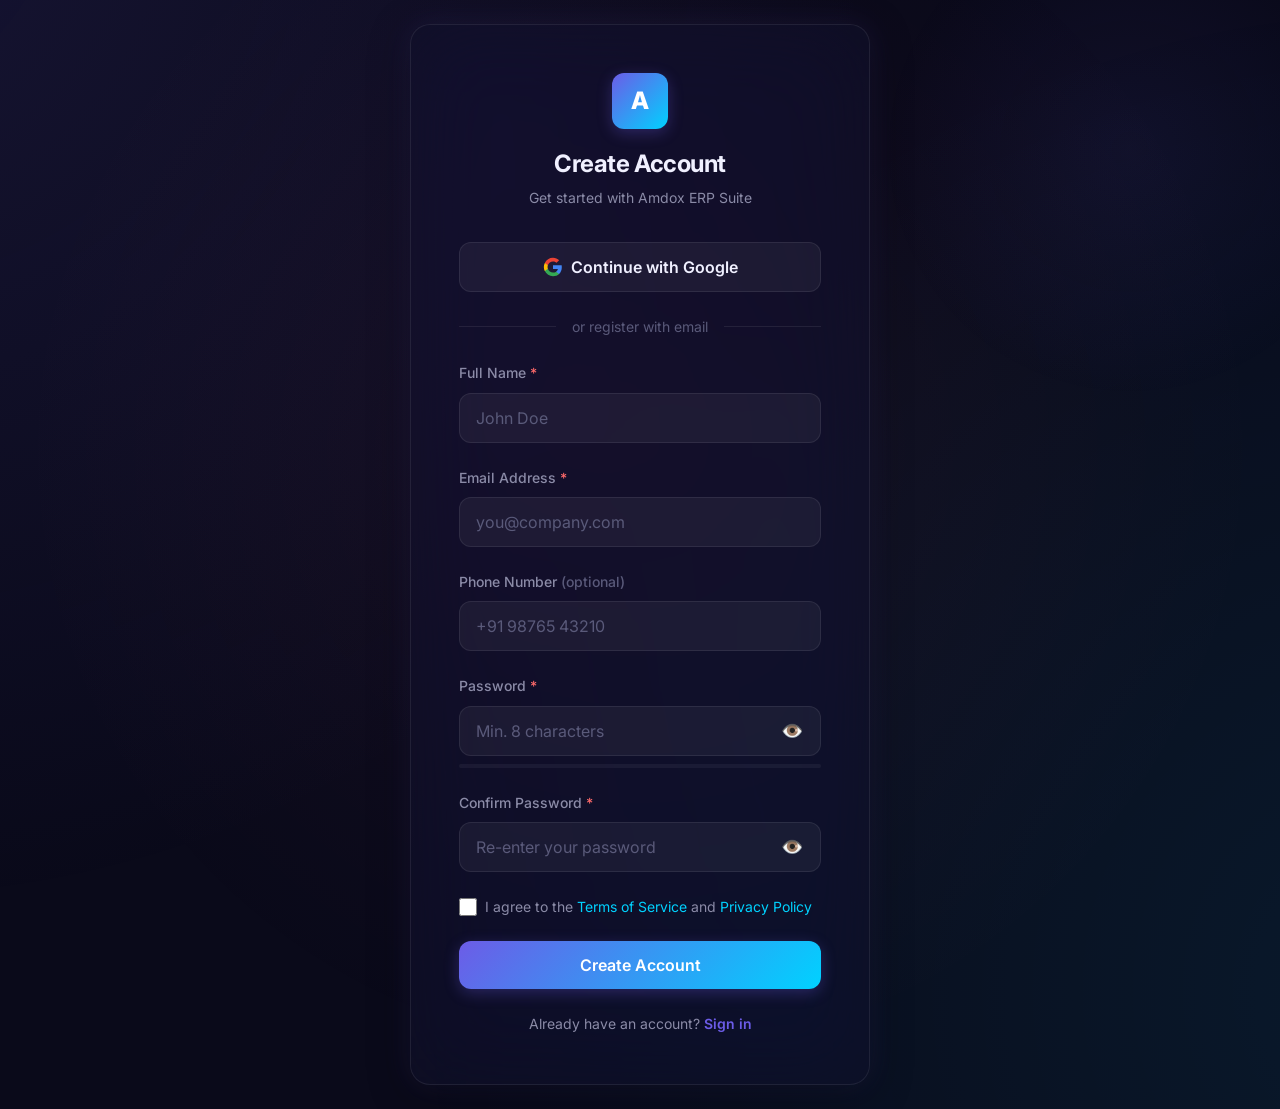
<file: frontend/register.html>
<!DOCTYPE html>
<html lang="en">
<head>
    <meta charset="UTF-8">
    <meta name="viewport" content="width=device-width, initial-scale=1.0">
    <meta name="description" content="Create your Amdox ERP Suite account. AI-Powered Enterprise Resource Planning Platform.">
    <title>Register | Amdox ERP Suite</title>
    <link rel="stylesheet" href="css/styles.css">
    <link rel="icon" href="data:image/svg+xml,<svg xmlns='http://www.w3.org/2000/svg' viewBox='0 0 100 100'><rect rx='20' width='100' height='100' fill='%236C5CE7'/><text x='50' y='68' font-size='50' font-weight='bold' text-anchor='middle' fill='white'>A</text></svg>">
</head>
<body>
    <main class="auth-page" id="register-page">
        <div class="auth-container">
            <div class="auth-card">
                
                <div class="auth-logo">
                    <div class="logo-icon" aria-hidden="true">A</div>
                    <h1>Create Account</h1>
                    <p>Get started with Amdox ERP Suite</p>
                </div>

                
                <div id="register-alert" class="alert" role="alert"></div>

                
                <div class="social-auth">
                    <button type="button" id="google-register-btn" class="btn btn-google" aria-label="Sign up with Google">
                        <svg class="google-icon" viewBox="0 0 24 24" xmlns="http://www.w3.org/2000/svg">
                            <path d="M22.56 12.25c0-.78-.07-1.53-.2-2.25H12v4.26h5.92a5.06 5.06 0 01-2.2 3.32v2.77h3.57c2.08-1.92 3.28-4.74 3.28-8.1z" fill="#4285F4"/>
                            <path d="M12 23c2.97 0 5.46-.98 7.28-2.66l-3.57-2.77c-.98.66-2.23 1.06-3.71 1.06-2.86 0-5.29-1.93-6.16-4.53H2.18v2.84C3.99 20.53 7.7 23 12 23z" fill="#34A853"/>
                            <path d="M5.84 14.09c-.22-.66-.35-1.36-.35-2.09s.13-1.43.35-2.09V7.07H2.18C1.43 8.55 1 10.22 1 12s.43 3.45 1.18 4.93l2.85-2.22.81-.62z" fill="#FBBC05"/>
                            <path d="M12 5.38c1.62 0 3.06.56 4.21 1.64l3.15-3.15C17.45 2.09 14.97 1 12 1 7.7 1 3.99 3.47 2.18 7.07l3.66 2.84c.87-2.6 3.3-4.53 6.16-4.53z" fill="#EA4335"/>
                        </svg>
                        <span class="btn-text">Continue with Google</span>
                    </button>
                </div>

                <div class="divider" role="separator">or register with email</div>

                
                <form id="register-form" novalidate>
                    <div class="form-group">
                        <label for="register-name">Full Name <span style="color: var(--text-error);">*</span></label>
                        <input 
                            type="text" 
                            id="register-name" 
                            class="form-input" 
                            placeholder="John Doe"
                            autocomplete="name"
                            required
                            aria-required="true"
                        >
                    </div>

                    <div class="form-group">
                        <label for="register-email">Email Address <span style="color: var(--text-error);">*</span></label>
                        <input 
                            type="email" 
                            id="register-email" 
                            class="form-input" 
                            placeholder="you@company.com"
                            autocomplete="email"
                            required
                            aria-required="true"
                        >
                        <div id="email-error" class="field-error"></div>
                    </div>

                    <div class="form-group">
                        <label for="register-phone">Phone Number <span style="color: var(--text-muted);">(optional)</span></label>
                        <input 
                            type="tel" 
                            id="register-phone" 
                            class="form-input" 
                            placeholder="+91 98765 43210"
                            autocomplete="tel"
                        >
                    </div>

                    <div class="form-group">
                        <label for="register-password">Password <span style="color: var(--text-error);">*</span></label>
                        <div class="input-wrapper">
                            <input 
                                type="password" 
                                id="register-password" 
                                class="form-input" 
                                placeholder="Min. 8 characters"
                                autocomplete="new-password"
                                required
                                aria-required="true"
                            >
                            <button type="button" id="password-toggle" class="password-toggle" aria-label="Toggle password visibility">👁️</button>
                        </div>
                        <div class="password-strength">
                            <div class="strength-bar">
                                <div id="strength-fill" class="strength-fill"></div>
                            </div>
                            <span id="strength-text" class="strength-text"></span>
                        </div>
                    </div>

                    <div class="form-group">
                        <label for="register-confirm-password">Confirm Password <span style="color: var(--text-error);">*</span></label>
                        <div class="input-wrapper">
                            <input 
                                type="password" 
                                id="register-confirm-password" 
                                class="form-input" 
                                placeholder="Re-enter your password"
                                autocomplete="new-password"
                                required
                                aria-required="true"
                            >
                            <button type="button" id="confirm-password-toggle" class="password-toggle" aria-label="Toggle confirm password visibility">👁️</button>
                        </div>
                        <div id="confirm-password-error" class="field-error"></div>
                    </div>

                    <div class="checkbox-group">
                        <input type="checkbox" id="terms-checkbox" aria-required="true">
                        <label for="terms-checkbox">
                            I agree to the <a href="#" id="terms-link">Terms of Service</a> and <a href="#" id="privacy-link">Privacy Policy</a>
                        </label>
                    </div>

                    <button type="submit" id="register-btn" class="btn btn-primary">
                        <span class="btn-text">Create Account</span>
                    </button>
                </form>

                
                <div class="auth-footer">
                    <p>Already have an account? <a href="login.html" id="goto-login">Sign in</a></p>
                </div>
            </div>
        </div>
    </main>

    
    <script src="js/app.js"></script>
    <script src="js/auth.js"></script>
    <script src="js/register.js"></script>
</body>
</html>
</file>
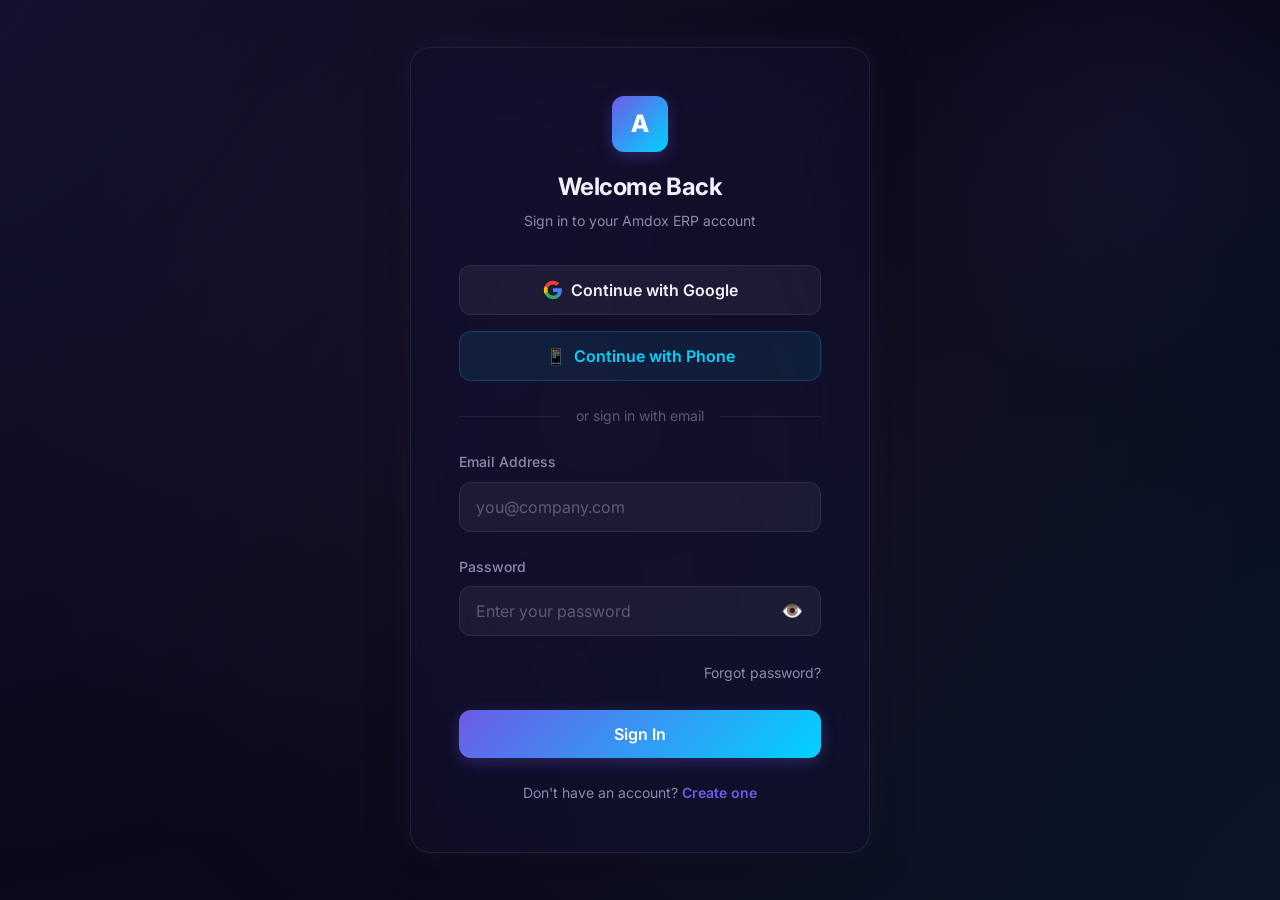
<file: frontend/supply.html>
<!DOCTYPE html>
<html lang="en">
<head>
    <meta charset="UTF-8"><meta name="viewport" content="width=device-width, initial-scale=1.0">
    <title>Supply Chain | Amdox ERP Suite</title>
    <link rel="stylesheet" href="css/styles.css">
    <link rel="stylesheet" href="css/layout.css">
    <link rel="icon" href="data:image/svg+xml,<svg xmlns='http://www.w3.org/2000/svg' viewBox='0 0 100 100'><rect rx='20' width='100' height='100' fill='%236C5CE7'/><text x='50' y='68' font-size='50' font-weight='bold' text-anchor='middle' fill='white'>A</text></svg>">
</head>
<body>
    
    <div class="app-container" id="dashboard-page">
        <aside class="sidebar">
            <div class="sidebar-brand">

            <div class="brand-logo" style="display: flex; align-items: center; gap: 8px;">
                <svg width="40" height="40" viewBox="0 0 40 40" fill="none" xmlns="http://www.w3.org/2000/svg">
                    <rect width="40" height="40" rx="8" fill="url(#paint0_linear)"/>
                    <path d="M20 10L30 20L20 30L10 20L20 10Z" fill="white" fill-opacity="0.9"/>
                    <path d="M10 10L15 15" stroke="white" stroke-width="2"/>
                    <defs>
                        <linearGradient id="paint0_linear" x1="0" y1="0" x2="40" y2="40" gradientUnits="userSpaceOnUse">
                            <stop stop-color="#FF512F"/>
                            <stop offset="1" stop-color="#F09819"/>
                        </linearGradient>
                    </defs>
                </svg>
                <h2 style="font-family: 'Inter', sans-serif; font-weight: 800; font-size: 24px; letter-spacing: 1px; margin: 0; background: -webkit-linear-gradient(#FF512F, #F09819); -webkit-background-clip: text; -webkit-text-fill-color: transparent;">AMDOX</h2>
            </div>

</div>
            <ul class="sidebar-nav">
                <li><a href="dashboard.html"><span class="nav-icon">🏠</span> Dashboard</a></li>
                <li><a href="hr.html" class=""><span class="nav-icon">👥</span> HR & Payroll</a></li>
                <li><a href="finance.html" class=""><span class="nav-icon">💰</span> Finance</a></li>
                <li><a href="supply.html" class="active"><span class="nav-icon">📦</span> Supply Chain</a></li>
                <li><a href="projects.html" class=""><span class="nav-icon">📊</span> Projects</a></li>
                <li><a href="forecast.html" class=""><span class="nav-icon">📈</span> AI Forecast</a></li>
                <li><a href="analytics.html" class=""><span class="nav-icon">📉</span> Analytics</a></li>
            </ul>
        </aside>
        
        <main class="main-content">
            <nav class="dashboard-nav" aria-label="Main navigation">
                <div class="nav-user">
                    <span id="nav-user-name" class="text-muted" style="font-size: var(--font-sm);"></span>
                    <div id="nav-avatar" class="nav-avatar"></div>
                    <button id="logout-btn" class="btn-logout" aria-label="Sign out">Sign Out</button>
                </div>
            </nav>
            
                        <div class="dashboard-content">
                <div class="page-header" style="margin-bottom:var(--space-md);">
                    <h1 style="font-size:var(--font-xxl);">📦 Supply Chain</h1>
                    <p style="color:var(--text-muted); margin-top:4px;">PO lifecycle, vendor portal, real-time stock levels, and reorder automation.</p>
                </div>
                
                <div class="dashboard-tabs" id="module-tabs">
                    <button class="tab-btn active" data-tab="tab-inventory">Inventory Management</button>
                    <button class="tab-btn" data-tab="tab-po">PO Lifecycle</button>
                    <button class="tab-btn" data-tab="tab-vendor">Vendor Portal</button>
                    <button class="tab-btn" data-tab="tab-reorder">Reorder Automation</button>
                </div>

                <div id="tab-inventory" class="tab-content active">
                    <div class="stats-row">
                        <div class="stat-card"><div class="stat-icon">📦</div><div><span class="stat-value" id="s-total">—</span><span class="stat-label">Total Items</span></div></div>
                        <div class="stat-card"><div class="stat-icon">⚠️</div><div><span class="stat-value" id="s-low">—</span><span class="stat-label">Low Stock Alerts</span></div></div>
                        <div class="stat-card"><div class="stat-icon">💎</div><div><span class="stat-value" id="s-value">—</span><span class="stat-label">Total Inventory Value</span></div></div>
                        <div class="stat-card"><div class="stat-icon">📁</div><div><span class="stat-value" id="s-cats">—</span><span class="stat-label">Categories</span></div></div>
                    </div>
                    <div class="action-bar">
                        <input type="text" class="search-input" id="search" placeholder="Search items, SKU, supplier...">
                        <select class="filter-select" id="filter-cat"><option value="">All Categories</option></select>
                        <select class="filter-select" id="filter-stock"><option value="">All Stock</option><option value="low">Low Stock Only</option></select>
                        <button class="btn-add" id="btn-add">+ Add Item</button>
                    </div>
                    <div class="data-table-wrapper"><table class="data-table"><thead><tr><th>Item</th><th>SKU</th><th>Category</th><th>Stock</th><th>Reorder Level</th><th>Unit Price</th><th>Supplier</th><th>Actions</th></tr></thead><tbody id="table-body"></tbody></table></div>
                </div>

                <div id="tab-po" class="tab-content">
                    <div class="coming-soon-placeholder">
                        <div class="coming-soon-icon">📑</div>
                        <h3>Purchase Order Lifecycle</h3>
                        <p>End-to-end workflow from purchase requisition to PO generation and goods receipt.</p>
                        <span class="module-status" style="margin-top: 16px;">Approval Engine Offline</span>
                    </div>
                </div>

                <div id="tab-vendor" class="tab-content">
                    <div class="coming-soon-placeholder">
                        <div class="coming-soon-icon">🤝</div>
                        <h3>Vendor Portal</h3>
                        <p>Self-service portal for vendors, automated supplier notifications via email and webhook.</p>
                        <span class="module-status" style="margin-top: 16px;">External API Disconnected</span>
                    </div>
                </div>

                <div id="tab-reorder" class="tab-content">
                    <div class="coming-soon-placeholder">
                        <div class="coming-soon-icon">⚡</div>
                        <h3>Reorder Automation</h3>
                        <p>Trigger PO drafts automatically when stock falls below configured threshold levels.</p>
                        <span class="module-status" style="margin-top: 16px;">BullMQ Job Queue Suspended</span>
                    </div>
                </div>
            </div>
        </main>
    </div>
    <div class="modal-overlay" id="modal"><div class="modal"><button class="modal-close" id="modal-close">✕</button><h2 id="modal-title">Add Item</h2>
        <form id="item-form" class="modal-form"><input type="hidden" id="f-id">
            <div class="form-row"><div class="form-group"><label>Item Name</label><input class="form-input" id="f-name" required></div><div class="form-group"><label>SKU</label><input class="form-input" id="f-sku" required></div></div>
            <div class="form-row"><div class="form-group"><label>Category</label><input class="form-input" id="f-cat" required></div><div class="form-group"><label>Supplier</label><input class="form-input" id="f-supplier"></div></div>
            <div class="form-row"><div class="form-group"><label>Quantity</label><input type="number" class="form-input" id="f-qty" min="0"></div><div class="form-group"><label>Reorder Level</label><input type="number" class="form-input" id="f-reorder" min="0"></div></div>
            <div class="form-row"><div class="form-group"><label>Unit Price (₹)</label><input type="number" class="form-input" id="f-price" step="0.01"></div><div class="form-group"><label>Location</label><input class="form-input" id="f-loc"></div></div>
            <button type="submit" class="btn btn-primary" style="margin-top:var(--space-md)"><span class="btn-text">Save Item</span></button>
        </form></div></div>
    <script src="js/app.js"></script><script src="js/auth.js"></script>
    <script>
    document.addEventListener('DOMContentLoaded', async () => {
        if (!requireAuth()) return;
        const user = getStoredUser();
        if (user) { document.getElementById('nav-user-name').textContent = user.full_name||user.email; document.getElementById('nav-avatar').textContent = getUserInitials(user.full_name); }
        const token = () => localStorage.getItem(APP_CONFIG.TOKEN_KEY);
        const api = (p) => fetch(`${APP_CONFIG.API_BASE}${p}`, { headers: { 'Authorization': `Bearer ${token()}` } }).then(r => r.json());
        const fmt = (n) => '₹' + Number(n).toLocaleString('en-IN');

        async function loadSummary() {
            const r = await api('/supply/summary');
            if (r.success) {
                document.getElementById('s-total').textContent = r.data.totalItems;
                document.getElementById('s-low').textContent = r.data.lowStockAlerts;
                document.getElementById('s-value').textContent = fmt(r.data.totalValue);
                document.getElementById('s-cats').textContent = r.data.categories.length;
                const sel = document.getElementById('filter-cat');
                const cur = sel.value;
                sel.innerHTML = '<option value="">All Categories</option>' + r.data.categories.map(c => `<option value="${c}">${c}</option>`).join('');
                sel.value = cur;
            }
        }

        async function loadItems() {
            const cat = document.getElementById('filter-cat').value;
            const stock = document.getElementById('filter-stock').value;
            const search = document.getElementById('search').value;
            let url = '/supply/items?';
            if (cat) url += `category=${encodeURIComponent(cat)}&`;
            if (stock) url += `stock=${stock}&`;
            if (search) url += `search=${encodeURIComponent(search)}&`;
            const r = await api(url);
            const tbody = document.getElementById('table-body');
            if (!r.success || !r.data.length) { tbody.innerHTML = '<tr><td colspan="8"><div class="empty-state"><div class="empty-icon">📦</div><p>No items found</p></div></td></tr>'; return; }
            tbody.innerHTML = r.data.map(i => {
                const pct = Math.min(100, (i.quantity / Math.max(i.reorder_level * 2, 1)) * 100);
                const cls = i.quantity <= i.reorder_level ? (i.quantity <= i.reorder_level / 2 ? 'stock-danger' : 'stock-warning') : 'stock-ok';
                return `<tr>
                    <td><strong>${i.name}</strong></td><td style="color:var(--text-muted)">${i.sku}</td><td>${i.category}</td>
                    <td><div>${i.quantity} units</div><div class="stock-bar"><div class="stock-fill ${cls}" style="width:${pct}%"></div></div></td>
                    <td>${i.reorder_level}</td><td>${fmt(i.unit_price)}</td><td style="color:var(--text-muted)">${i.supplier||'—'}</td>
                    <td><button class="btn-sm" onclick='editItem(${JSON.stringify(i).replace(/'/g,"&#39;")})'>Edit</button> <button class="btn-sm btn-danger" onclick="delItem('${i.id}')">Del</button></td>
                </tr>`;
            }).join('');
        }

        window.editItem = (i) => {
            document.getElementById('modal-title').textContent = 'Edit Item';
            document.getElementById('f-id').value = i.id; document.getElementById('f-name').value = i.name;
            document.getElementById('f-sku').value = i.sku; document.getElementById('f-sku').disabled = true;
            document.getElementById('f-cat').value = i.category; document.getElementById('f-supplier').value = i.supplier||'';
            document.getElementById('f-qty').value = i.quantity; document.getElementById('f-reorder').value = i.reorder_level;
            document.getElementById('f-price').value = i.unit_price; document.getElementById('f-loc').value = i.location||'';
            document.getElementById('modal').classList.add('visible');
        };
        window.delItem = async (id) => { if (!confirm('Delete?')) return; await fetch(`${APP_CONFIG.API_BASE}/supply/items/${id}`, { method: 'DELETE', headers: { 'Authorization': `Bearer ${token()}` } }); loadAll(); showToast('Item deleted'); };

        function loadAll() { loadSummary(); loadItems(); }
        loadAll();
        document.getElementById('filter-cat').addEventListener('change', loadItems);
        document.getElementById('filter-stock').addEventListener('change', loadItems);
        let t; document.getElementById('search').addEventListener('input', () => { clearTimeout(t); t = setTimeout(loadItems, 300); });

        const modal = document.getElementById('modal');
        document.getElementById('btn-add').addEventListener('click', () => { document.getElementById('modal-title').textContent = 'Add Item'; document.getElementById('item-form').reset(); document.getElementById('f-id').value = ''; document.getElementById('f-sku').disabled = false; modal.classList.add('visible'); });
        document.getElementById('modal-close').addEventListener('click', () => modal.classList.remove('visible'));
        modal.addEventListener('click', (e) => { if (e.target === modal) modal.classList.remove('visible'); });

        document.getElementById('item-form').addEventListener('submit', async (ev) => {
            ev.preventDefault();
            const id = document.getElementById('f-id').value;
            const body = { name: document.getElementById('f-name').value, sku: document.getElementById('f-sku').value, category: document.getElementById('f-cat').value, quantity: document.getElementById('f-qty').value, reorder_level: document.getElementById('f-reorder').value, unit_price: document.getElementById('f-price').value, supplier: document.getElementById('f-supplier').value, location: document.getElementById('f-loc').value };
            await fetch(id ? `${APP_CONFIG.API_BASE}/supply/items/${id}` : `${APP_CONFIG.API_BASE}/supply/items`, { method: id ? 'PUT' : 'POST', headers: { 'Content-Type': 'application/json', 'Authorization': `Bearer ${token()}` }, body: JSON.stringify(body) });
            modal.classList.remove('visible'); showToast(id ? 'Item updated' : 'Item added'); loadAll();
        });
        document.getElementById('logout-btn').addEventListener('click', async () => { await AuthAPI.logout(); window.location.replace('login.html'); });
    });
    </script>
</body>
</html>
</file>
<file: frontend/css/styles.css>
@import url('https://fonts.googleapis.com/css2?family=Inter:wght@300;400;500;600;700;800&display=swap');

:root {
        --brand-primary: #6C5CE7;
    --brand-primary-hover: #7E6FEF;
    --brand-primary-light: rgba(108, 92, 231, 0.15);
    --brand-secondary: #00D2FF;
    --brand-accent: #FF6B9D;
    --brand-gradient: linear-gradient(135deg, #6C5CE7 0%, #00D2FF 100%);
    --brand-gradient-hover: linear-gradient(135deg, #7E6FEF 0%, #33DAFF 100%);

        --bg-primary: #0A0A1A;
    --bg-secondary: #111128;
    --bg-card: rgba(17, 17, 40, 0.6);
    --bg-card-hover: rgba(25, 25, 55, 0.8);
    --bg-glass: rgba(255, 255, 255, 0.03);
    --bg-input: rgba(255, 255, 255, 0.05);
    --bg-input-focus: rgba(255, 255, 255, 0.08);

        --text-primary: #F0F0FF;
    --text-secondary: #8B8BA7;
    --text-muted: #5A5A7A;
    --text-accent: #00D2FF;
    --text-error: #FF6B6B;
    --text-success: #51CF66;
    --text-warning: #FFC107;

        --border-glass: rgba(255, 255, 255, 0.08);
    --border-focus: rgba(108, 92, 231, 0.5);
    --border-error: rgba(255, 107, 107, 0.5);
    --border-success: rgba(81, 207, 102, 0.5);

        --shadow-sm: 0 2px 8px rgba(0, 0, 0, 0.2);
    --shadow-md: 0 4px 20px rgba(0, 0, 0, 0.3);
    --shadow-lg: 0 8px 40px rgba(0, 0, 0, 0.4);
    --shadow-glow: 0 0 30px rgba(108, 92, 231, 0.15);
    --shadow-glow-hover: 0 0 40px rgba(108, 92, 231, 0.25);

        --space-xs: 4px;
    --space-sm: 8px;
    --space-md: 16px;
    --space-lg: 24px;
    --space-xl: 32px;
    --space-2xl: 48px;
    --space-3xl: 64px;

        --radius-sm: 8px;
    --radius-md: 12px;
    --radius-lg: 16px;
    --radius-xl: 20px;
    --radius-full: 9999px;

        --font-family: 'Inter', -apple-system, BlinkMacSystemFont, 'Segoe UI', sans-serif;
    --font-xs: 0.75rem;
    --font-sm: 0.875rem;
    --font-base: 1rem;
    --font-lg: 1.125rem;
    --font-xl: 1.25rem;
    --font-2xl: 1.5rem;
    --font-3xl: 2rem;
    --font-4xl: 2.5rem;

        --transition-fast: 150ms cubic-bezier(0.4, 0, 0.2, 1);
    --transition-base: 250ms cubic-bezier(0.4, 0, 0.2, 1);
    --transition-slow: 400ms cubic-bezier(0.4, 0, 0.2, 1);
}

*,
*::before,
*::after {
    margin: 0;
    padding: 0;
    box-sizing: border-box;
}

html {
    font-size: 16px;
    scroll-behavior: smooth;
    -webkit-font-smoothing: antialiased;
    -moz-osx-font-smoothing: grayscale;
}

body {
    font-family: var(--font-family);
    background: var(--bg-primary);
    color: var(--text-primary);
    line-height: 1.6;
    min-height: 100vh;
    overflow-x: hidden;
}

a {
    color: var(--brand-secondary);
    text-decoration: none;
    transition: color var(--transition-fast);
}

a:hover {
    color: var(--brand-primary-hover);
}

.auth-page {
    min-height: 100vh;
    display: flex;
    align-items: center;
    justify-content: center;
    padding: var(--space-lg);
    position: relative;
    overflow: hidden;
}

.auth-page::before {
    content: '';
    position: fixed;
    top: -50%;
    left: -50%;
    width: 200%;
    height: 200%;
    background: 
        radial-gradient(circle at 20% 20%, rgba(108, 92, 231, 0.12) 0%, transparent 40%),
        radial-gradient(circle at 80% 80%, rgba(0, 210, 255, 0.08) 0%, transparent 40%),
        radial-gradient(circle at 50% 50%, rgba(255, 107, 157, 0.05) 0%, transparent 40%);
    animation: bgFloat 20s ease-in-out infinite;
    z-index: 0;
}

@keyframes bgFloat {
    0%, 100% { transform: translate(0, 0) rotate(0deg); }
    25% { transform: translate(2%, -2%) rotate(1deg); }
    50% { transform: translate(-1%, 3%) rotate(-1deg); }
    75% { transform: translate(3%, 1%) rotate(0.5deg); }
}


.auth-page::after {
    content: '';
    position: fixed;
    width: 500px;
    height: 500px;
    border-radius: 50%;
    background: radial-gradient(circle, rgba(108, 92, 231, 0.08) 0%, transparent 70%);
    top: -100px;
    right: -100px;
    animation: orbFloat 15s ease-in-out infinite;
    z-index: 0;
}

@keyframes orbFloat {
    0%, 100% { transform: translate(0, 0) scale(1); }
    50% { transform: translate(-50px, 80px) scale(1.1); }
}


.auth-container {
    position: relative;
    z-index: 1;
    width: 100%;
    max-width: 460px;
    animation: slideUp 0.6s cubic-bezier(0.16, 1, 0.3, 1);
}

@keyframes slideUp {
    from {
        opacity: 0;
        transform: translateY(30px) scale(0.98);
    }
    to {
        opacity: 1;
        transform: translateY(0) scale(1);
    }
}


.auth-card {
    background: var(--bg-card);
    backdrop-filter: blur(40px) saturate(180%);
    -webkit-backdrop-filter: blur(40px) saturate(180%);
    border: 1px solid var(--border-glass);
    border-radius: var(--radius-xl);
    padding: var(--space-2xl);
    box-shadow: var(--shadow-lg), var(--shadow-glow);
    transition: box-shadow var(--transition-slow);
}

.auth-card:hover {
    box-shadow: var(--shadow-lg), var(--shadow-glow-hover);
}


.auth-logo {
    text-align: center;
    margin-bottom: var(--space-xl);
}

.auth-logo .logo-icon {
    width: 56px;
    height: 56px;
    background: var(--brand-gradient);
    border-radius: var(--radius-md);
    display: inline-flex;
    align-items: center;
    justify-content: center;
    font-size: 1.5rem;
    font-weight: 800;
    color: white;
    margin-bottom: var(--space-md);
    box-shadow: 0 4px 15px rgba(108, 92, 231, 0.3);
    animation: logoPulse 3s ease-in-out infinite;
}

@keyframes logoPulse {
    0%, 100% { box-shadow: 0 4px 15px rgba(108, 92, 231, 0.3); }
    50% { box-shadow: 0 4px 25px rgba(108, 92, 231, 0.5); }
}

.auth-logo h1 {
    font-size: var(--font-2xl);
    font-weight: 700;
    color: var(--text-primary);
    letter-spacing: -0.02em;
}

.auth-logo p {
    color: var(--text-secondary);
    font-size: var(--font-sm);
    margin-top: var(--space-xs);
}


.form-group {
    margin-bottom: var(--space-lg);
    position: relative;
}

.form-group label {
    display: block;
    font-size: var(--font-sm);
    font-weight: 500;
    color: var(--text-secondary);
    margin-bottom: var(--space-sm);
    transition: color var(--transition-fast);
}

.form-group:focus-within label {
    color: var(--brand-primary);
}


.form-input {
    width: 100%;
    padding: 14px 16px;
    background: var(--bg-input);
    border: 1.5px solid var(--border-glass);
    border-radius: var(--radius-md);
    color: var(--text-primary);
    font-family: var(--font-family);
    font-size: var(--font-base);
    transition: all var(--transition-base);
    outline: none;
}

.form-input::placeholder {
    color: var(--text-muted);
}

.form-input:focus {
    background: var(--bg-input-focus);
    border-color: var(--border-focus);
    box-shadow: 0 0 0 3px rgba(108, 92, 231, 0.1);
}

.form-input.error {
    border-color: var(--border-error);
    box-shadow: 0 0 0 3px rgba(255, 107, 107, 0.1);
}

.form-input.success {
    border-color: var(--border-success);
}


.input-wrapper {
    position: relative;
}

.input-wrapper .form-input {
    padding-right: 48px;
}

.password-toggle {
    position: absolute;
    right: 14px;
    top: 50%;
    transform: translateY(-50%);
    background: none;
    border: none;
    color: var(--text-muted);
    cursor: pointer;
    font-size: var(--font-lg);
    padding: 4px;
    transition: color var(--transition-fast);
}

.password-toggle:hover {
    color: var(--text-primary);
}


.field-error {
    font-size: var(--font-xs);
    color: var(--text-error);
    margin-top: var(--space-xs);
    display: none;
    animation: errorSlide 0.2s ease-out;
}

.field-error.visible {
    display: block;
}

@keyframes errorSlide {
    from { opacity: 0; transform: translateY(-4px); }
    to { opacity: 1; transform: translateY(0); }
}


.alert {
    padding: var(--space-md);
    border-radius: var(--radius-md);
    font-size: var(--font-sm);
    margin-bottom: var(--space-lg);
    display: none;
    animation: alertSlide 0.3s ease-out;
    border: 1px solid;
}

.alert.visible {
    display: flex;
    align-items: center;
    gap: var(--space-sm);
}

.alert-error {
    background: rgba(255, 107, 107, 0.1);
    color: var(--text-error);
    border-color: rgba(255, 107, 107, 0.2);
}

.alert-success {
    background: rgba(81, 207, 102, 0.1);
    color: var(--text-success);
    border-color: rgba(81, 207, 102, 0.2);
}

@keyframes alertSlide {
    from { opacity: 0; transform: translateY(-10px); }
    to { opacity: 1; transform: translateY(0); }
}


.btn {
    display: inline-flex;
    align-items: center;
    justify-content: center;
    gap: var(--space-sm);
    width: 100%;
    padding: 14px 24px;
    border: none;
    border-radius: var(--radius-md);
    font-family: var(--font-family);
    font-size: var(--font-base);
    font-weight: 600;
    cursor: pointer;
    transition: all var(--transition-base);
    position: relative;
    overflow: hidden;
}

.btn:disabled {
    opacity: 0.6;
    cursor: not-allowed;
}


.btn-primary {
    background: var(--brand-gradient);
    color: white;
    box-shadow: 0 4px 15px rgba(108, 92, 231, 0.3);
}

.btn-primary:hover:not(:disabled) {
    background: var(--brand-gradient-hover);
    box-shadow: 0 6px 20px rgba(108, 92, 231, 0.4);
    transform: translateY(-1px);
}

.btn-primary:active:not(:disabled) {
    transform: translateY(0);
    box-shadow: 0 2px 10px rgba(108, 92, 231, 0.3);
}


.btn-google {
    background: rgba(255, 255, 255, 0.05);
    color: var(--text-primary);
    border: 1.5px solid var(--border-glass);
}

.btn-google:hover:not(:disabled) {
    background: rgba(255, 255, 255, 0.08);
    border-color: rgba(255, 255, 255, 0.15);
    transform: translateY(-1px);
}

.btn-google .google-icon {
    width: 20px;
    height: 20px;
}


.btn-phone {
    background: rgba(0, 210, 255, 0.08);
    color: var(--brand-secondary);
    border: 1.5px solid rgba(0, 210, 255, 0.2);
}

.btn-phone:hover:not(:disabled) {
    background: rgba(0, 210, 255, 0.12);
    border-color: rgba(0, 210, 255, 0.3);
    transform: translateY(-1px);
}


.btn.loading {
    pointer-events: none;
}

.btn.loading .btn-text {
    opacity: 0;
}

.btn.loading::after {
    content: '';
    position: absolute;
    width: 22px;
    height: 22px;
    border: 2.5px solid rgba(255, 255, 255, 0.3);
    border-top-color: white;
    border-radius: 50%;
    animation: spin 0.6s linear infinite;
}

@keyframes spin {
    to { transform: rotate(360deg); }
}


.divider {
    display: flex;
    align-items: center;
    gap: var(--space-md);
    margin: var(--space-lg) 0;
    color: var(--text-muted);
    font-size: var(--font-sm);
}

.divider::before,
.divider::after {
    content: '';
    flex: 1;
    height: 1px;
    background: var(--border-glass);
}


.social-auth {
    display: flex;
    flex-direction: column;
    gap: var(--space-md);
    margin-bottom: var(--space-lg);
}


.checkbox-group {
    display: flex;
    align-items: flex-start;
    gap: var(--space-sm);
    margin-bottom: var(--space-lg);
}

.checkbox-group input[type="checkbox"] {
    width: 18px;
    height: 18px;
    accent-color: var(--brand-primary);
    margin-top: 2px;
    cursor: pointer;
    flex-shrink: 0;
}

.checkbox-group label {
    font-size: var(--font-sm);
    color: var(--text-secondary);
    cursor: pointer;
    line-height: 1.5;
}


.password-strength {
    margin-top: var(--space-sm);
}

.strength-bar {
    height: 4px;
    border-radius: 2px;
    background: var(--bg-input);
    overflow: hidden;
    margin-bottom: var(--space-xs);
}

.strength-fill {
    height: 100%;
    border-radius: 2px;
    transition: all var(--transition-base);
    width: 0%;
}

.strength-fill.weak { width: 25%; background: var(--text-error); }
.strength-fill.fair { width: 50%; background: var(--text-warning); }
.strength-fill.good { width: 75%; background: var(--brand-secondary); }
.strength-fill.strong { width: 100%; background: var(--text-success); }

.strength-text {
    font-size: var(--font-xs);
    color: var(--text-muted);
}


.auth-footer {
    text-align: center;
    margin-top: var(--space-lg);
    font-size: var(--font-sm);
    color: var(--text-secondary);
}

.auth-footer a {
    font-weight: 600;
    color: var(--brand-primary);
}

.auth-footer a:hover {
    color: var(--brand-primary-hover);
    text-decoration: underline;
}


.forgot-password {
    text-align: right;
    margin-bottom: var(--space-lg);
}

.forgot-password a {
    font-size: var(--font-sm);
    color: var(--text-secondary);
    transition: color var(--transition-fast);
}

.forgot-password a:hover {
    color: var(--brand-primary);
}


.modal-overlay {
    position: fixed;
    top: 0;
    left: 0;
    width: 100%;
    height: 100%;
    background: rgba(0, 0, 0, 0.7);
    backdrop-filter: blur(8px);
    display: none;
    align-items: center;
    justify-content: center;
    z-index: 1000;
    padding: var(--space-lg);
}

.modal-overlay.visible {
    display: flex;
}

.modal {
    background: var(--bg-secondary);
    border: 1px solid var(--border-glass);
    border-radius: var(--radius-xl);
    padding: var(--space-2xl);
    max-width: 420px;
    width: 100%;
    animation: modalSlide 0.3s cubic-bezier(0.16, 1, 0.3, 1);
    position: relative;
}

@keyframes modalSlide {
    from { opacity: 0; transform: scale(0.95) translateY(10px); }
    to { opacity: 1; transform: scale(1) translateY(0); }
}

.modal-close {
    position: absolute;
    top: var(--space-md);
    right: var(--space-md);
    background: none;
    border: none;
    color: var(--text-muted);
    font-size: var(--font-xl);
    cursor: pointer;
    padding: var(--space-xs);
    border-radius: var(--radius-sm);
    transition: all var(--transition-fast);
}

.modal-close:hover {
    color: var(--text-primary);
    background: rgba(255, 255, 255, 0.05);
}

.modal h2 {
    font-size: var(--font-xl);
    font-weight: 600;
    margin-bottom: var(--space-sm);
}

.modal p {
    color: var(--text-secondary);
    font-size: var(--font-sm);
    margin-bottom: var(--space-lg);
}


.otp-inputs {
    display: flex;
    gap: var(--space-sm);
    justify-content: center;
    margin-bottom: var(--space-lg);
}

.otp-input {
    width: 48px;
    height: 56px;
    text-align: center;
    font-size: var(--font-xl);
    font-weight: 600;
    background: var(--bg-input);
    border: 1.5px solid var(--border-glass);
    border-radius: var(--radius-md);
    color: var(--text-primary);
    outline: none;
    transition: all var(--transition-base);
    font-family: var(--font-family);
}

.otp-input:focus {
    border-color: var(--border-focus);
    box-shadow: 0 0 0 3px rgba(108, 92, 231, 0.1);
    background: var(--bg-input-focus);
}

.otp-timer {
    text-align: center;
    font-size: var(--font-sm);
    color: var(--text-muted);
    margin-top: var(--space-md);
}

.otp-timer a {
    color: var(--brand-primary);
    cursor: pointer;
}


.phone-step {
    display: none;
}

.phone-step.active {
    display: block;
}


.dashboard-page {
    min-height: 100vh;
    background: var(--bg-primary);
}

.dashboard-nav {
    display: flex;
    align-items: center;
    justify-content: space-between;
    padding: var(--space-md) var(--space-xl);
    background: var(--bg-card);
    border-bottom: 1px solid var(--border-glass);
    backdrop-filter: blur(20px);
    position: sticky;
    top: 0;
    z-index: 100;
}

.dashboard-nav .nav-brand {
    display: flex;
    align-items: center;
    gap: var(--space-md);
}

.dashboard-nav .nav-brand .logo-icon {
    width: 36px;
    height: 36px;
    background: var(--brand-gradient);
    border-radius: var(--radius-sm);
    display: flex;
    align-items: center;
    justify-content: center;
    font-size: var(--font-sm);
    font-weight: 800;
    color: white;
}

.dashboard-nav .nav-brand h2 {
    font-size: var(--font-lg);
    font-weight: 600;
}

.nav-user {
    display: flex;
    align-items: center;
    gap: var(--space-md);
}

.nav-avatar {
    width: 36px;
    height: 36px;
    border-radius: 50%;
    background: var(--brand-gradient);
    display: flex;
    align-items: center;
    justify-content: center;
    font-weight: 600;
    font-size: var(--font-sm);
    color: white;
}

.nav-avatar img {
    width: 100%;
    height: 100%;
    border-radius: 50%;
    object-fit: cover;
}

.btn-logout {
    padding: 8px 16px;
    background: rgba(255, 107, 107, 0.1);
    color: var(--text-error);
    border: 1px solid rgba(255, 107, 107, 0.2);
    border-radius: var(--radius-sm);
    font-family: var(--font-family);
    font-size: var(--font-sm);
    font-weight: 500;
    cursor: pointer;
    transition: all var(--transition-fast);
}

.btn-logout:hover {
    background: rgba(255, 107, 107, 0.15);
}

.dashboard-content {
    padding: var(--space-2xl);
    max-width: 1200px;
    margin: 0 auto;
}

.welcome-banner {
    background: var(--bg-card);
    border: 1px solid var(--border-glass);
    border-radius: var(--radius-xl);
    padding: var(--space-2xl);
    margin-bottom: var(--space-2xl);
    position: relative;
    overflow: hidden;
}

.welcome-banner::before {
    content: '';
    position: absolute;
    top: 0;
    left: 0;
    right: 0;
    height: 3px;
    background: var(--brand-gradient);
}

.welcome-banner h1 {
    font-size: var(--font-3xl);
    font-weight: 700;
    margin-bottom: var(--space-sm);
    letter-spacing: -0.02em;
}

.welcome-banner p {
    color: var(--text-secondary);
    font-size: var(--font-lg);
}

.modules-grid {
    display: grid;
    grid-template-columns: repeat(auto-fill, minmax(280px, 1fr));
    gap: var(--space-lg);
}

.module-card {
    background: var(--bg-card);
    border: 1px solid var(--border-glass);
    border-radius: var(--radius-lg);
    padding: var(--space-xl);
    cursor: pointer;
    transition: all var(--transition-base);
    position: relative;
    overflow: hidden;
}

.module-card:hover {
    transform: translateY(-4px);
    box-shadow: var(--shadow-md), var(--shadow-glow);
    border-color: rgba(108, 92, 231, 0.2);
}

.module-card .module-icon {
    font-size: 2rem;
    margin-bottom: var(--space-md);
}

.module-card h3 {
    font-size: var(--font-lg);
    font-weight: 600;
    margin-bottom: var(--space-sm);
}

.module-card p {
    color: var(--text-secondary);
    font-size: var(--font-sm);
}

.module-card .module-status {
    display: inline-block;
    margin-top: var(--space-md);
    padding: 4px 12px;
    border-radius: var(--radius-full);
    font-size: var(--font-xs);
    font-weight: 500;
    background: rgba(0, 210, 255, 0.1);
    color: var(--brand-secondary);
    border: 1px solid rgba(0, 210, 255, 0.2);
}

.toast-container {
    position: fixed;
    top: var(--space-lg);
    right: var(--space-lg);
    z-index: 2000;
    display: flex;
    flex-direction: column;
    gap: var(--space-sm);
}

.toast {
    background: var(--bg-secondary);
    border: 1px solid var(--border-glass);
    border-radius: var(--radius-md);
    padding: var(--space-md) var(--space-lg);
    min-width: 300px;
    box-shadow: var(--shadow-lg);
    animation: toastSlide 0.3s ease-out;
    display: flex;
    align-items: center;
    gap: var(--space-sm);
    font-size: var(--font-sm);
}

.toast.toast-success {
    border-left: 3px solid var(--text-success);
}

.toast.toast-error {
    border-left: 3px solid var(--text-error);
}

@keyframes toastSlide {
    from { opacity: 0; transform: translateX(100%); }
    to { opacity: 1; transform: translateX(0); }
}

@media (max-width: 768px) {
    .auth-card {
        padding: var(--space-xl);
    }

    .auth-logo h1 {
        font-size: var(--font-xl);
    }

    .otp-input {
        width: 42px;
        height: 48px;
        font-size: var(--font-lg);
    }

    .dashboard-content {
        padding: var(--space-lg);
    }

    .welcome-banner h1 {
        font-size: var(--font-2xl);
    }

    .modules-grid {
        grid-template-columns: 1fr;
    }
}

@media (max-width: 375px) {
    .auth-page {
        padding: var(--space-md);
    }

    .auth-card {
        padding: var(--space-lg);
    }

    .otp-input {
        width: 38px;
        height: 44px;
    }
}

@media (min-width: 1440px) {
    .dashboard-content {
        max-width: 1400px;
    }

    .modules-grid {
        grid-template-columns: repeat(3, 1fr);
    }
}

.hidden { display: none !important; }
.text-center { text-align: center; }
.text-muted { color: var(--text-secondary); }
.mt-md { margin-top: var(--space-md); }
.mb-md { margin-bottom: var(--space-md); }
.mb-lg { margin-bottom: var(--space-lg); }


#ai-assistant-fab {
    position: fixed;
    bottom: 24px;
    right: 24px;
    width: 60px;
    height: 60px;
    background-color: #EA4335;
    border-radius: 16px;
    display: flex;
    justify-content: center;
    align-items: center;
    cursor: pointer;
    box-shadow: 0 4px 20px rgba(234, 67, 53, 0.4);
    z-index: 1000;
    transition: transform 0.2s ease, box-shadow 0.2s ease;
}

#ai-assistant-fab:hover {
    transform: scale(1.05);
    box-shadow: 0 6px 25px rgba(234, 67, 53, 0.5);
}

#ai-assistant-window {
    position: fixed;
    bottom: 100px;
    right: 24px;
    width: 350px;
    height: 500px;
    background: var(--bg-secondary);
    border: 1px solid var(--border-glass);
    border-radius: var(--radius-lg);
    box-shadow: var(--shadow-lg);
    z-index: 1000;
    display: none;
    flex-direction: column;
    overflow: hidden;
}

#ai-assistant-window.open {
    display: flex;
    animation: slideUpAi 0.3s cubic-bezier(0.16, 1, 0.3, 1);
}

@keyframes slideUpAi {
    from { opacity: 0; transform: translateY(20px); }
    to { opacity: 1; transform: translateY(0); }
}

.ai-header {
    padding: var(--space-md) var(--space-lg);
    background: var(--bg-card);
    border-bottom: 1px solid var(--border-glass);
    display: flex;
    justify-content: space-between;
    align-items: center;
    font-weight: 600;
}

.ai-body {
    flex: 1;
    padding: var(--space-md);
    overflow-y: auto;
    display: flex;
    flex-direction: column;
    gap: var(--space-sm);
}

.ai-msg {
    padding: 10px 14px;
    border-radius: var(--radius-md);
    font-size: var(--font-sm);
    max-width: 85%;
}

.ai-msg.bot {
    background: var(--bg-card);
    border: 1px solid var(--border-glass);
    align-self: flex-start;
    border-bottom-left-radius: 4px;
}

.ai-msg.user {
    background: var(--brand-primary);
    color: white;
    align-self: flex-end;
    border-bottom-right-radius: 4px;
}

.ai-input {
    padding: var(--space-md);
    border-top: 1px solid var(--border-glass);
    display: flex;
    gap: var(--space-sm);
    background: var(--bg-card);
}

#ai-chat-input {
    flex: 1;
    background: var(--bg-input);
    border: 1px solid var(--border-glass);
    border-radius: var(--radius-md);
    padding: 8px 12px;
    color: var(--text-primary);
    font-family: var(--font-family);
    outline: none;
}

#ai-chat-input:focus {
    border-color: var(--brand-primary);
}

#ai-send-btn {
    background: var(--brand-primary);
    color: white;
    border: none;
    border-radius: var(--radius-md);
    width: 40px;
    display: flex;
    justify-content: center;
    align-items: center;
    cursor: pointer;
    transition: background 0.2s;
}

#ai-send-btn:hover {
    background: var(--brand-primary-hover);
}


#global-loader {
    position: fixed;
    top: 0; left: 0; right: 0; bottom: 0;
    background: var(--bg-primary);
    z-index: 9999;
    display: flex;
    flex-direction: column;
    justify-content: center;
    align-items: center;
    transition: opacity 0.5s ease;
}

.loader-spinner {
    width: 50px;
    height: 50px;
    border: 3px solid rgba(255, 255, 255, 0.1);
    border-radius: 50%;
    border-top-color: var(--brand-primary);
    animation: spin 1s ease-in-out infinite;
    margin-bottom: var(--space-md);
}

@keyframes spin {
    to { transform: rotate(360deg); }
}

.loader-text {
    font-size: var(--font-lg);
    font-weight: 700;
    color: var(--text-primary);
    letter-spacing: 2px;
    background: -webkit-linear-gradient(#FF512F, #F09819);
    -webkit-background-clip: text;
    -webkit-text-fill-color: transparent;
}


.dashboard-tabs {
    display: flex;
    gap: var(--space-md);
    margin-bottom: var(--space-lg);
    border-bottom: 1px solid var(--border-glass);
    padding-bottom: var(--space-sm);
    overflow-x: auto;
}

.tab-btn {
    background: transparent;
    border: none;
    color: var(--text-muted);
    font-size: var(--font-md);
    font-weight: 500;
    padding: var(--space-sm) var(--space-md);
    cursor: pointer;
    position: relative;
    transition: color 0.3s ease;
    white-space: nowrap;
}

.tab-btn:hover {
    color: var(--text-primary);
}

.tab-btn.active {
    color: var(--brand-primary);
}

.tab-btn.active::after {
    content: '';
    position: absolute;
    bottom: calc(var(--space-sm) * -1 - 1px);
    left: 0;
    width: 100%;
    height: 2px;
    background: var(--brand-primary);
    border-radius: 2px 2px 0 0;
}

.tab-content {
    display: none;
    animation: fadeIn 0.4s ease;
}

.tab-content.active {
    display: block;
}

.coming-soon-placeholder {
    display: flex;
    flex-direction: column;
    align-items: center;
    justify-content: center;
    padding: 60px 20px;
    background: var(--bg-card);
    border: 1px dashed var(--border-glass);
    border-radius: var(--radius-lg);
    text-align: center;
}

.coming-soon-icon {
    font-size: 48px;
    margin-bottom: var(--space-md);
    opacity: 0.8;
}

.coming-soon-placeholder h3 {
    font-size: var(--font-xl);
    margin-bottom: var(--space-sm);
    color: var(--text-primary);
}

.coming-soon-placeholder p {
    color: var(--text-muted);
    max-width: 500px;
    line-height: 1.6;
}
</file>
<file: frontend/css/layout.css>
.app-container {
    display: flex;
    min-height: 100vh;
    background: var(--bg-primary);
}

.sidebar {
    width: 260px;
    background: var(--bg-card);
    border-right: 1px solid var(--border-glass);
    backdrop-filter: blur(20px);
    display: flex;
    flex-direction: column;
    position: sticky;
    top: 0;
    height: 100vh;
    z-index: 200;
}

.sidebar-brand {
    display: flex;
    align-items: center;
    gap: var(--space-md);
    padding: var(--space-lg) var(--space-xl);
    border-bottom: 1px solid var(--border-glass);
}

.sidebar-brand .logo-icon {
    width: 36px;
    height: 36px;
    background: var(--brand-gradient);
    border-radius: var(--radius-sm);
    display: flex;
    align-items: center;
    justify-content: center;
    font-size: var(--font-sm);
    font-weight: 800;
    color: white;
}

.sidebar-brand h2 {
    font-size: var(--font-lg);
    font-weight: 600;
    color: var(--text-primary);
}

.sidebar-nav {
    list-style: none;
    padding: var(--space-md) 0;
    margin: 0;
    flex: 1;
    overflow-y: auto;
}

.sidebar-nav li {
    margin-bottom: var(--space-xs);
    padding: 0 var(--space-md);
}

.sidebar-nav a {
    display: flex;
    align-items: center;
    gap: var(--space-sm);
    padding: var(--space-sm) var(--space-md);
    border-radius: var(--radius-md);
    color: var(--text-secondary);
    font-size: var(--font-sm);
    font-weight: 500;
    transition: all var(--transition-fast);
}

.sidebar-nav a:hover,
.sidebar-nav a.active {
    background: var(--brand-primary-light);
    color: var(--brand-primary);
}

.sidebar-nav a.active {
    font-weight: 600;
    border-left: 3px solid var(--brand-primary);
}

.sidebar-nav .nav-icon {
    font-size: var(--font-lg);
}

.main-content {
    flex: 1;
    display: flex;
    flex-direction: column;
    min-width: 0; 
}


.dashboard-nav {
    display: flex;
    align-items: center;
    justify-content: flex-end; 
    padding: var(--space-md) var(--space-xl);
    background: var(--bg-card);
    border-bottom: 1px solid var(--border-glass);
    backdrop-filter: blur(20px);
    position: sticky;
    top: 0;
    z-index: 100;
}
</file>
